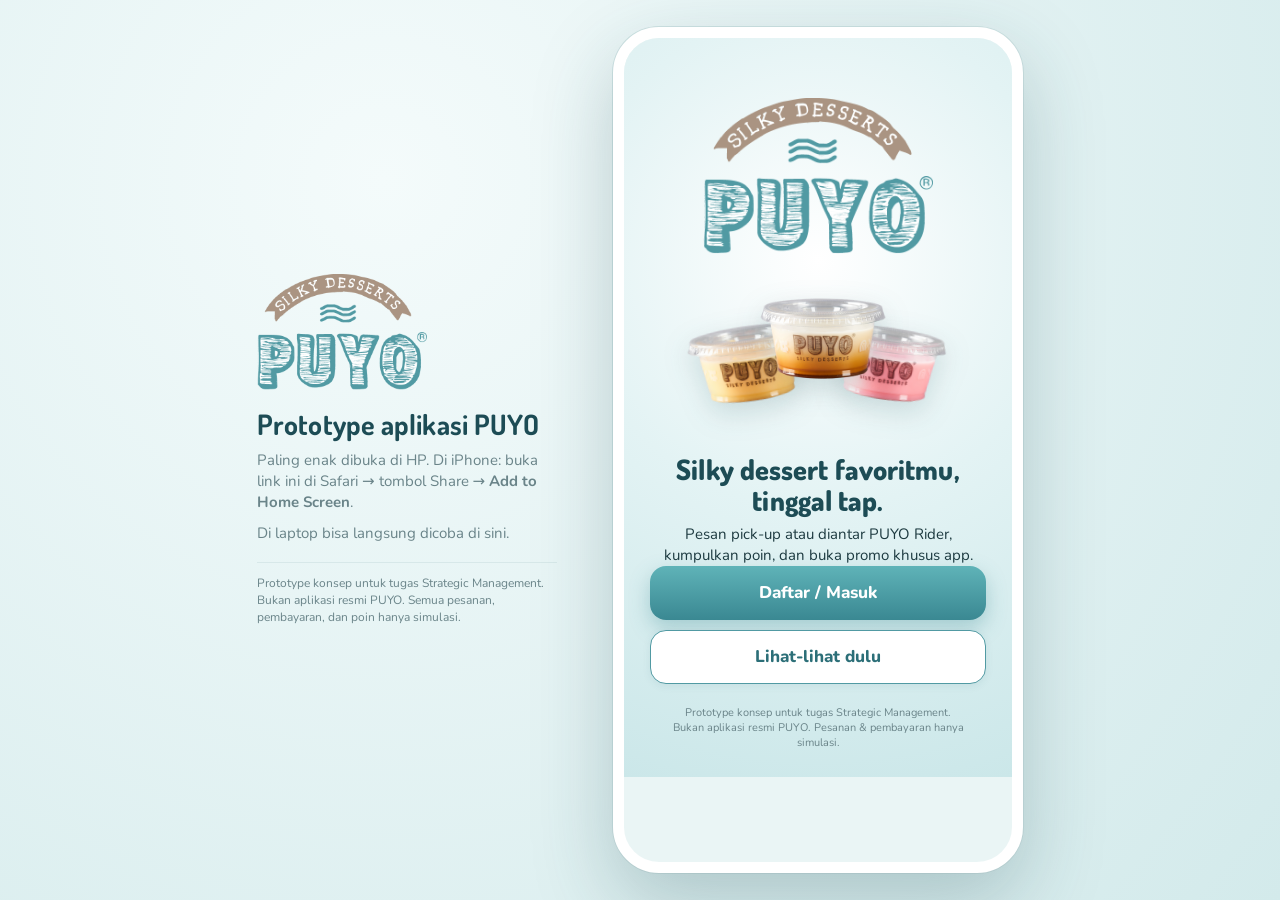
<file: index.html>
<!doctype html>
<html lang="id">
<head>
<meta charset="utf-8">
<meta name="viewport" content="width=device-width, initial-scale=1, viewport-fit=cover, maximum-scale=1">
<meta name="robots" content="noindex, nofollow">
<meta name="apple-mobile-web-app-capable" content="yes">
<meta name="mobile-web-app-capable" content="yes">
<meta name="apple-mobile-web-app-status-bar-style" content="default">
<meta name="apple-mobile-web-app-title" content="PUYO">
<meta name="theme-color" content="#EAF5F5">
<meta name="description" content="Prototype konsep aplikasi PUYO untuk tugas Strategic Management. Bukan aplikasi resmi.">
<link rel="apple-touch-icon" href="img/icon-180.png">
<link rel="icon" type="image/png" href="img/icon-180.png">
<link rel="manifest" href="manifest.json">
<title>PUYO</title>
<link rel="preconnect" href="https://fonts.googleapis.com">
<link rel="preconnect" href="https://fonts.gstatic.com" crossorigin>
<link href="https://fonts.googleapis.com/css2?family=Dosis:wght@500;600;700;800&family=Nunito:wght@400;600;700;800&display=swap" rel="stylesheet">
<style>
:root{
  --teal:#519AA3; --teal-2:#3F8C96; --teal-d:#2C6F78; --teal-ink:#1D4C55;
  --teal-l:#DDF0F1; --teal-ll:#EEF8F8; --bg:#EAF5F5;
  --pink:#FF8BA3; --pink-l:#FFE4EA; --cream:#FFEEC9; --tan:#AA9482;
  --gold:#F6B83C; --ink:#1D3A40; --muted:#6A8489; --line:#D7E8E9; --card:#FFFFFF;
  --ok:#2E9E6B; --shadow:0 6px 18px rgba(31,90,99,.10); --shadow-s:0 2px 8px rgba(31,90,99,.08);
  --r:20px; --r-s:14px;
  --safe-t:env(safe-area-inset-top,0px); --safe-b:env(safe-area-inset-bottom,0px);
}
*{box-sizing:border-box;-webkit-tap-highlight-color:transparent}
html,body{margin:0;height:100%}
body{background:var(--bg);color:var(--ink);font-family:Nunito,system-ui,-apple-system,sans-serif;font-size:15px;line-height:1.4;overscroll-behavior:none}
h1,h2,h3,.dosis{font-family:Dosis,Nunito,sans-serif;letter-spacing:.1px;margin:0}
button{font:inherit;color:inherit;border:0;background:none;padding:0;cursor:pointer}
input,textarea,select{font:inherit;color:inherit}
a{color:inherit;text-decoration:none}
img{display:block;max-width:100%}
svg.i{width:22px;height:22px;fill:none;stroke:currentColor;stroke-width:1.9;stroke-linecap:round;stroke-linejoin:round;flex:none}

#app{position:relative;width:100%;max-width:440px;height:100dvh;margin:0 auto;background:var(--bg);overflow:hidden;display:flex;flex-direction:column}
#view{flex:1;overflow-y:auto;-webkit-overflow-scrolling:touch;padding-bottom:calc(96px + var(--safe-b))}
#view.notab{padding-bottom:calc(110px + var(--safe-b))}
#view::-webkit-scrollbar{display:none}

/* desktop: show as phone */
.desk-note{display:none}
@media (min-width:700px){
  body{display:flex;align-items:center;justify-content:center;gap:56px;background:radial-gradient(circle at 30% 20%,#F4FBFB,#D3EAEB)}
  #app{height:min(880px,94vh);width:410px;margin:0;border-radius:46px;border:11px solid #fff;box-shadow:0 30px 80px rgba(29,76,85,.25),0 0 0 1px #cfe3e4}
  .desk-note{display:block;max-width:300px;color:var(--teal-ink)}
  .desk-note img{width:170px;margin-bottom:18px}
  .desk-note h2{font-size:28px;line-height:1.15;margin-bottom:10px}
  .desk-note p{color:var(--muted);margin:0 0 10px}
  .desk-note small{display:block;margin-top:18px;color:var(--muted);font-size:12px;border-top:1px solid var(--line);padding-top:12px}
}

/* top bars */
.wavehead{position:relative;padding:calc(10px + var(--safe-t)) 18px 4px;background:linear-gradient(180deg,#D3ECEE 0%,var(--bg) 100%)}
.wavehead::before{content:"";position:absolute;inset:0 0 auto 0;height:120px;background:radial-gradient(120px 60px at 85% 0,#C3E4E6 60%,transparent 61%),radial-gradient(160px 70px at 10% -10px,#E3F3F4 60%,transparent 61%);opacity:.9;pointer-events:none}
.brandrow{position:relative;display:flex;align-items:center;justify-content:center;height:74px}
.brandrow img{height:70px}
.iconbtn{width:42px;height:42px;border-radius:50%;display:grid;place-items:center;color:var(--teal-ink);position:relative}
.brandrow .iconbtn{position:absolute;right:-6px;top:8px}
.dot{position:absolute;top:9px;right:10px;width:9px;height:9px;border-radius:50%;background:var(--pink);border:2px solid var(--bg)}
.bar{position:sticky;top:0;z-index:5;display:flex;align-items:center;gap:6px;padding:calc(8px + var(--safe-t)) 10px 8px;background:rgba(234,245,245,.92);backdrop-filter:blur(10px);-webkit-backdrop-filter:blur(10px)}
.bar h1{flex:1;text-align:center;font-size:22px;color:var(--teal-ink);font-weight:700;margin-right:42px}
.bar.tab h1{margin-left:42px}

.pad{padding:0 18px}
.hello{padding:8px 18px 14px}
.hello h1{font-size:25px;font-weight:800;color:var(--teal-ink)}
.hello p{margin:2px 0 0;color:var(--ink);font-size:15px}

.modes{display:grid;grid-template-columns:1fr 1fr;gap:12px;padding:0 18px}
.mode{background:linear-gradient(180deg,#fff,#F7FCFC);border-radius:var(--r);box-shadow:var(--shadow);padding:16px 10px 14px;display:flex;flex-direction:column;align-items:center;gap:6px;border:1.5px solid transparent;transition:transform .15s}
.mode:active{transform:scale(.97)}
.mode svg.big{width:58px;height:58px;stroke:var(--teal);stroke-width:1.6}
.mode b{font-family:Dosis;font-size:19px;color:var(--teal-ink)}
.mode small{color:var(--muted);font-size:12px;margin-top:-4px}

.carousel{display:flex;gap:12px;overflow-x:auto;scroll-snap-type:x mandatory;padding:14px 18px 4px;scrollbar-width:none}
.carousel::-webkit-scrollbar{display:none}
.promo{flex:0 0 100%;scroll-snap-align:center;position:relative;border-radius:var(--r);overflow:hidden;min-height:128px;padding:16px 18px;color:#fff;background:linear-gradient(120deg,#5FB3B8,#3F8C96);box-shadow:var(--shadow);text-align:left}
.promo.pink{background:linear-gradient(120deg,#FF9FB2,#F07C96)}
.promo.cream{background:linear-gradient(120deg,#FFE7B8,#F5C97A);color:#5B4321}
.promo .kick{font-size:12.5px;font-weight:700;opacity:.9}
.promo h3{font-size:25px;line-height:1.05;margin-top:4px;max-width:60%;font-weight:800}
.promo p{margin:6px 0 0;font-size:12.5px;max-width:58%;opacity:.95}
.promo .cups{position:absolute;right:6px;bottom:-6px;width:150px;height:120px}
.promo .cups img{position:absolute;width:78px;filter:drop-shadow(0 6px 8px rgba(0,0,0,.18))}
.promo .go{position:absolute;right:12px;bottom:12px;width:32px;height:32px;border-radius:50%;background:#fff;color:var(--teal-d);display:grid;place-items:center;box-shadow:var(--shadow-s)}
.dots{display:flex;justify-content:center;gap:6px;margin:8px 0 2px}
.dots i{width:6px;height:6px;border-radius:3px;background:#BFDADC;transition:width .2s}
.dots i.on{width:18px;background:var(--teal)}

.quick{display:grid;grid-template-columns:repeat(4,1fr);gap:10px;padding:12px 18px 4px}
.quick button{background:#fff;border-radius:var(--r-s);box-shadow:var(--shadow-s);padding:12px 4px 10px;display:flex;flex-direction:column;align-items:center;gap:6px;font-weight:800;font-size:13px;color:var(--teal-ink)}
.quick svg.i{width:28px;height:28px}
.q-menu{color:var(--teal)} .q-promo{color:#F07C96} .q-rew{color:var(--gold)} .q-out{color:var(--teal-d)}

.sec{display:flex;align-items:baseline;justify-content:space-between;padding:20px 18px 10px}
.sec h2{font-size:19px;color:var(--teal-ink);font-weight:700}
.sec button{color:var(--teal-d);font-weight:800;font-size:13px}

.card{background:#fff;border-radius:var(--r);box-shadow:var(--shadow-s)}
.member{margin:14px 18px 0;padding:14px 16px;display:flex;align-items:center;gap:12px;background:linear-gradient(110deg,#fff 55%,#F2FAFA)}
.coin{width:46px;height:46px;border-radius:50%;flex:none;display:grid;place-items:center;background:radial-gradient(circle at 35% 30%,#FFE27A,#F6B83C 70%);box-shadow:inset 0 -3px 0 rgba(0,0,0,.08),0 3px 8px rgba(246,184,60,.35);color:#E0731F}
.coin svg{width:24px;height:24px;fill:#F08A24;stroke:#F08A24}
.member .t{flex:1;min-width:0}
.member .t small{color:var(--muted);font-size:12px}
.member .t b{display:block;font-family:Dosis;font-size:20px;color:var(--teal-ink)}
.prog{height:8px;border-radius:5px;background:var(--teal-l);overflow:hidden;margin-top:6px}
.prog i{display:block;height:100%;border-radius:5px;background:linear-gradient(90deg,#5FB3B8,#3F8C96)}

.near{margin:0 18px;padding:14px 16px;display:flex;align-items:center;gap:12px}
.pinbox{width:42px;height:42px;border-radius:12px;background:var(--teal-ll);color:var(--teal-d);display:grid;place-items:center;flex:none}
.near .t{flex:1;min-width:0}
.near b{display:block;font-size:15px;color:var(--teal-ink);white-space:nowrap;overflow:hidden;text-overflow:ellipsis}
.near small{color:var(--muted);font-size:12.5px}

.hscroll{display:flex;gap:12px;overflow-x:auto;padding:2px 18px 6px;scrollbar-width:none}
.hscroll::-webkit-scrollbar{display:none}
.mini{flex:0 0 132px;padding:10px 10px 12px;text-align:center}
.mini img{width:96px;height:96px;object-fit:contain;margin:0 auto}
.mini b{display:block;font-size:13px;color:var(--teal-ink);margin-top:4px;line-height:1.2;min-height:32px}
.price{display:inline-block;margin-top:6px;padding:3px 10px;border-radius:9px;background:var(--teal-l);color:var(--teal-ink);font-weight:800;font-size:13px}

.activeorder{margin:14px 18px 0;padding:12px 14px;display:flex;align-items:center;gap:12px;background:var(--teal-ink);color:#fff;border-radius:var(--r-s)}
.activeorder .t{flex:1}
.activeorder small{opacity:.8;font-size:12px}
.pulse{width:10px;height:10px;border-radius:50%;background:#7FF0C9;box-shadow:0 0 0 0 rgba(127,240,201,.7);animation:pulse 1.6s infinite}
@keyframes pulse{70%{box-shadow:0 0 0 10px rgba(127,240,201,0)}100%{box-shadow:0 0 0 0 rgba(127,240,201,0)}}

/* menu */
.search{margin:4px 18px 10px;display:flex;align-items:center;gap:8px;background:#fff;border-radius:14px;padding:0 14px;height:44px;box-shadow:var(--shadow-s);color:var(--muted)}
.search input{flex:1;border:0;outline:0;background:none;height:100%;color:var(--ink);font-size:16px}
.chips{display:flex;gap:8px;overflow-x:auto;padding:2px 18px 12px;scrollbar-width:none}
.chips::-webkit-scrollbar{display:none}
.chip{flex:none;padding:8px 16px;border-radius:20px;background:#fff;box-shadow:var(--shadow-s);font-weight:700;font-size:14px;color:var(--teal-ink)}
.chip.on{background:linear-gradient(180deg,#5FB3B8,#3F8C96);color:#fff}
.grid{display:grid;grid-template-columns:1fr 1fr;gap:12px;padding:0 18px}
.prod{position:relative;padding:12px 10px 12px;text-align:center;display:flex;flex-direction:column;align-items:center}
.prod img{width:118px;height:110px;object-fit:contain}
.prod .stack{position:relative;width:128px;height:110px}
.prod .stack img{position:absolute;width:76px;height:76px}
.prod b{font-size:14px;color:var(--teal-ink);line-height:1.2;margin-top:4px;min-height:34px;display:flex;align-items:center}
.prod .old{font-size:11.5px;color:var(--muted);text-decoration:line-through;margin-top:2px}
.fav{position:absolute;top:8px;right:8px;width:32px;height:32px;display:grid;place-items:center;color:var(--teal-ink)}
.fav.on svg{fill:var(--pink);stroke:var(--pink)}
.badge{position:absolute;top:10px;left:10px;font-size:10.5px;font-weight:800;padding:3px 8px;border-radius:8px;background:var(--teal);color:#fff;letter-spacing:.3px}
.badge.pink{background:var(--pink)}
.addbtn{position:absolute;right:10px;bottom:10px;width:30px;height:30px;border-radius:50%;background:var(--teal);color:#fff;display:grid;place-items:center;box-shadow:var(--shadow-s)}
.addbtn svg.i{width:18px;height:18px;stroke-width:2.6}
.prod .price{margin-right:24px}
.empty{padding:40px 30px;text-align:center;color:var(--muted)}
.empty svg{width:56px;height:56px;color:#B5D3D5;stroke-width:1.4}

.cartbar{position:absolute;left:14px;right:14px;bottom:calc(78px + var(--safe-b));z-index:20;display:flex;align-items:center;gap:12px;padding:12px 16px;border-radius:18px;background:var(--teal-ink);color:#fff;box-shadow:0 10px 26px rgba(29,76,85,.35);animation:up .25s ease}
.notab ~ .cartbar{bottom:calc(16px + var(--safe-b))}
.cartbar .n{width:30px;height:30px;border-radius:50%;background:#fff;color:var(--teal-ink);display:grid;place-items:center;font-weight:800;font-size:14px}
.cartbar .t{flex:1;font-weight:700}
.cartbar .t small{display:block;font-weight:600;opacity:.75;font-size:11.5px}
@keyframes up{from{transform:translateY(20px);opacity:0}}

/* tabbar */
#tabbar{position:absolute;left:0;right:0;bottom:0;z-index:15;display:grid;grid-template-columns:repeat(5,1fr);background:rgba(255,255,255,.96);backdrop-filter:blur(10px);-webkit-backdrop-filter:blur(10px);padding:8px 4px calc(8px + var(--safe-b));border-top:1px solid var(--line)}
#tabbar.hide{display:none}
#tabbar button{display:flex;flex-direction:column;align-items:center;gap:3px;font-size:11.5px;font-weight:700;color:#7B9296;padding:4px 0;position:relative}
#tabbar button.on{color:var(--teal-d)}
#tabbar button.on svg{fill:var(--teal-l)}
#tabbar .cnt{position:absolute;top:0;left:55%;min-width:17px;height:17px;padding:0 4px;border-radius:9px;background:var(--pink);color:#fff;font-size:10px;display:grid;place-items:center}

/* forms & lists */
.box{margin:0 18px 12px;padding:16px}
.label{font-family:Dosis;font-weight:700;font-size:17px;color:var(--teal-ink);margin:16px 18px 8px}
.seg{display:grid;grid-template-columns:1fr 1fr;gap:6px;background:#fff;padding:6px;border-radius:18px;margin:4px 18px 4px;box-shadow:var(--shadow-s)}
.seg button{height:46px;border-radius:13px;display:flex;align-items:center;justify-content:center;gap:8px;font-weight:800;font-size:16px;color:var(--teal-ink)}
.seg button.on{background:linear-gradient(180deg,#5FB3B8,#3F8C96);color:#fff;box-shadow:var(--shadow-s)}
.row{display:flex;align-items:center;gap:12px;padding:14px 16px}
.row .t{flex:1;min-width:0}
.row .t b{display:block;color:var(--teal-ink);font-size:15px}
.row .t small{color:var(--muted);font-size:12.5px}
.rows .row+.row{border-top:1px solid var(--line)}
.line{display:flex;align-items:center;gap:12px;padding:12px 14px}
.line img{width:50px;height:50px;object-fit:contain;flex:none}
.line .t{flex:1;min-width:0}
.line .t b{display:block;font-size:14.5px;color:var(--teal-ink)}
.line .t small{color:var(--muted);font-size:12px;display:block}
.step{display:flex;align-items:center;gap:2px;background:var(--teal-ll);border-radius:12px;padding:3px}
.step button{width:28px;height:28px;border-radius:9px;display:grid;place-items:center;color:var(--teal-d)}
.step button:active{background:#fff}
.step span{min-width:22px;text-align:center;font-weight:800}
.step svg.i{width:16px;height:16px;stroke-width:2.6}
.outline{display:flex;align-items:center;justify-content:center;gap:6px;height:48px;margin:4px 18px;border:1.8px solid var(--teal);border-radius:14px;color:var(--teal-d);font-weight:800;font-size:15px;background:#fff;width:calc(100% - 36px)}
.field{display:block;margin:0 0 12px}
.field span{display:block;font-size:13px;font-weight:700;color:var(--muted);margin-bottom:6px}
.field input,.field textarea,.field select{width:100%;border:1.5px solid var(--line);background:#fff;border-radius:13px;padding:12px 14px;outline:0;font-size:16px}
.field input:focus,.field textarea:focus{border-color:var(--teal)}
.field textarea{resize:none;height:76px}
.tchips{display:flex;gap:8px;flex-wrap:wrap}
.tchip{padding:9px 13px;border-radius:12px;border:1.5px solid var(--line);background:#fff;font-weight:700;font-size:13.5px;color:var(--teal-ink)}
.tchip.on{border-color:var(--teal);background:var(--teal-ll);color:var(--teal-d)}
.sum .r{display:flex;justify-content:space-between;padding:4px 0;font-size:14.5px}
.sum .r.disc{color:var(--ok);font-weight:700}
.sum .r.tot{border-top:1.5px dashed var(--line);margin-top:8px;padding-top:12px;font-weight:800;font-size:17px;color:var(--teal-ink)}
.earn{display:flex;align-items:center;gap:8px;margin-top:10px;padding:9px 12px;border-radius:12px;background:#FFF6DF;color:#8A5B12;font-size:13px;font-weight:700}
.earn svg{width:18px;height:18px;fill:var(--gold);stroke:var(--gold)}
.rider{display:flex;gap:12px;align-items:center;padding:12px 14px;border-radius:14px;background:var(--teal-ll);margin-top:10px}
.rider .av{width:42px;height:42px;border-radius:50%;background:var(--teal);color:#fff;display:grid;place-items:center;flex:none}
.rider small{display:block;color:var(--muted);font-size:12px}
.rider b{color:var(--teal-ink);font-size:14px}

.cta{position:absolute;left:0;right:0;bottom:0;z-index:16;padding:12px 18px calc(14px + var(--safe-b));background:linear-gradient(180deg,rgba(234,245,245,0),var(--bg) 30%)}
.btn{width:100%;height:54px;border-radius:16px;background:linear-gradient(180deg,#5FB3B8,#3A8892);color:#fff;font-weight:800;font-size:17px;box-shadow:0 8px 20px rgba(63,140,150,.35);display:flex;align-items:center;justify-content:center;gap:8px}
.btn:active{transform:translateY(1px)}
.btn[disabled]{opacity:.5}
.btn.ghost{background:#fff;color:var(--teal-d);box-shadow:var(--shadow-s);border:1.8px solid var(--teal)}
.btn.pinkb{background:linear-gradient(180deg,#FF9FB2,#F07C96);box-shadow:0 8px 20px rgba(240,124,150,.35)}
.btn small{font-weight:700;opacity:.85}

/* payment */
.paytot{margin:6px 18px 6px;padding:18px;text-align:center}
.paytot small{color:var(--teal-ink);font-weight:600}
.paytot b{display:block;font-family:Dosis;font-size:34px;color:var(--teal-ink);font-weight:800}
.pm{display:flex;align-items:center;gap:14px;margin:0 18px 10px;padding:14px 16px;border:2px solid transparent;width:calc(100% - 36px);text-align:left}
.pm.on{border-color:var(--teal)}
.pm .lg{width:46px;height:46px;border-radius:12px;display:grid;place-items:center;flex:none;font-weight:900;font-size:11px}
.pm .t{flex:1}
.pm .t b{display:block;font-size:16px;color:var(--teal-ink)}
.pm .t small{color:var(--muted);font-size:12.5px}
.radio{width:22px;height:22px;border-radius:50%;border:2px solid #A8BFC2;flex:none;display:grid;place-items:center}
.pm.on .radio{border-color:var(--teal)}
.pm.on .radio::after{content:"";width:11px;height:11px;border-radius:50%;background:var(--teal)}
.demo-note{margin:6px 18px;padding:10px 12px;border-radius:12px;background:#FFF6DF;color:#7A5410;font-size:12.5px;display:flex;gap:8px}
.demo-note svg{width:18px;height:18px}

/* rewards */
.ptcard{margin:6px 18px 0;padding:18px;border-radius:var(--r);background:linear-gradient(120deg,#A6DADC,#7CC3C7);display:flex;align-items:center;gap:14px;box-shadow:var(--shadow)}
.ptcard .coin{width:62px;height:62px}
.ptcard .coin svg{width:32px;height:32px}
.ptcard .t{flex:1}
.ptcard small{color:var(--teal-ink);font-weight:700;font-size:14px}
.ptcard b{display:block;font-family:Dosis;font-size:30px;color:var(--teal-ink);font-weight:800;line-height:1.1}
.qrbtn{width:62px;height:62px;border-radius:14px;background:#fff;display:grid;place-items:center;color:var(--teal-ink);box-shadow:var(--shadow-s)}
.qrbtn svg.i{width:36px;height:36px}
.nextrw{margin:16px 18px 4px;display:flex;align-items:center;gap:14px}
.nextrw .t{flex:1}
.nextrw small{font-size:13.5px}
.nextrw b{display:block;font-family:Dosis;font-size:19px;color:var(--teal-ink)}
.nextrw .prog{height:12px;margin-top:8px}
.gift{width:52px;height:52px;flex:none}
.listbtn{display:flex;align-items:center;gap:14px;margin:0 18px 10px;padding:14px 16px;width:calc(100% - 36px);text-align:left}
.listbtn .ic{width:44px;height:44px;border-radius:12px;background:var(--teal-ll);color:var(--teal-d);display:grid;place-items:center;flex:none}
.listbtn .ic.gold{background:#FFF3D6;color:#E59B1A}
.listbtn .t{flex:1}
.listbtn b{display:block;font-size:16px;color:var(--teal-ink)}
.listbtn small{color:var(--muted);font-size:12.5px}
.listbtn>svg.i{color:var(--teal-ink)}
.rw{display:flex;align-items:center;gap:12px;padding:12px 0}
.rw+.rw{border-top:1px solid var(--line)}
.rw img{width:52px;height:52px;object-fit:contain}
.rw .t{flex:1}
.rw b{display:block;color:var(--teal-ink);font-size:14.5px}
.rw small{color:var(--muted);font-size:12.5px}
.smallbtn{white-space:nowrap;padding:8px 14px;border-radius:11px;background:var(--teal);color:#fff;font-weight:800;font-size:13px}
.smallbtn.off{background:#C7D8DA}
.smallbtn.line2{background:#fff;color:var(--teal-d);border:1.5px solid var(--teal)}
.tier{display:flex;gap:12px;align-items:center;padding:12px;border-radius:14px;border:1.5px solid var(--line);margin-bottom:8px}
.tier.on{border-color:var(--teal);background:var(--teal-ll)}
.tier .cr{width:40px;height:40px;border-radius:12px;display:grid;place-items:center;flex:none}
.tier b{display:block;color:var(--teal-ink)}
.tier small{color:var(--muted);font-size:12.5px}

/* promo tickets */
.ticket{position:relative;margin:0 18px 12px;display:flex;background:#fff;border-radius:var(--r-s);box-shadow:var(--shadow-s);overflow:hidden}
.ticket .l{width:92px;flex:none;display:flex;flex-direction:column;align-items:center;justify-content:center;gap:2px;color:#fff;font-family:Dosis;font-weight:800;text-align:center;padding:10px 6px;line-height:1}
.ticket .l big{font-size:26px}
.ticket .l small{font-size:11px;font-weight:700;opacity:.9}
.ticket .r{flex:1;padding:12px 14px;border-left:2px dashed var(--line);position:relative}
.ticket .r::before,.ticket .r::after{content:"";position:absolute;left:-9px;width:16px;height:16px;border-radius:50%;background:var(--bg)}
.ticket .r::before{top:-8px}.ticket .r::after{bottom:-8px}
.ticket b{display:block;color:var(--teal-ink);font-size:15px}
.ticket p{margin:3px 0 8px;font-size:12.5px;color:var(--muted)}
.ticket .foot{display:flex;align-items:center;justify-content:space-between;gap:8px}
.code{font-family:ui-monospace,Menlo,monospace;font-size:12px;font-weight:700;letter-spacing:.5px;color:var(--teal-d);background:var(--teal-ll);padding:4px 8px;border-radius:7px}
.excl{display:inline-flex;align-items:center;gap:4px;font-size:10.5px;font-weight:800;color:#C2486A;background:var(--pink-l);padding:3px 8px;border-radius:7px;margin-bottom:4px;letter-spacing:.3px}
.locked .ticket{filter:blur(3.5px);opacity:.75;pointer-events:none}
.lockwrap{position:relative}
.lockcta{position:absolute;inset:0;display:flex;flex-direction:column;align-items:center;justify-content:center;text-align:center;padding:24px}
.lockcta .lk{width:64px;height:64px;border-radius:50%;background:#fff;box-shadow:var(--shadow);display:grid;place-items:center;color:var(--teal-d);margin-bottom:12px}
.lockcta .lk svg{width:30px;height:30px}
.lockcta h3{font-size:21px;color:var(--teal-ink);margin-bottom:4px}
.lockcta p{color:var(--ink);margin:0 0 14px;font-size:14px}
.lockcta .btn{max-width:260px}

/* outlets */
.locbar{margin:0 18px 10px;display:flex;align-items:center;gap:10px;padding:10px 12px;font-size:13px}
.locbar .t{flex:1;min-width:0}
.locbar small{color:var(--muted);display:block;font-size:11.5px}
.locbar b{color:var(--teal-ink);white-space:nowrap;overflow:hidden;text-overflow:ellipsis;display:block}
.out{margin:0 18px 10px;padding:14px;display:flex;gap:12px;align-items:flex-start}
.out .t{flex:1;min-width:0}
.out b{display:block;color:var(--teal-ink);font-size:15px}
.out small{display:block;color:var(--muted);font-size:12.5px}
.out .km{font-weight:800;color:var(--teal-d);font-size:13px;white-space:nowrap}
.out .acts{display:flex;gap:8px;margin-top:10px}
.out.sel{outline:2px solid var(--teal)}
.selectw{margin:0 18px 12px}
.selectw select{width:100%;height:44px;border-radius:14px;border:0;background:#fff;box-shadow:var(--shadow-s);padding:0 14px;color:var(--teal-ink);font-weight:700;-webkit-appearance:none;appearance:none;background-image:url("data:image/svg+xml,%3Csvg xmlns='http://www.w3.org/2000/svg' viewBox='0 0 24 24' fill='none' stroke='%231D4C55' stroke-width='2'%3E%3Cpath d='M6 9l6 6 6-6'/%3E%3C/svg%3E");background-repeat:no-repeat;background-position:right 14px center;background-size:18px}

/* sheet */
#sheet-root{position:absolute;inset:0;z-index:40;pointer-events:none}
.scrim{position:absolute;inset:0;background:rgba(18,45,50,.42);opacity:0;transition:opacity .2s;pointer-events:auto}
.sheet{position:absolute;left:0;right:0;bottom:0;max-height:90%;overflow-y:auto;background:#fff;border-radius:26px 26px 0 0;padding:10px 20px calc(20px + var(--safe-b));transform:translateY(100%);transition:transform .28s cubic-bezier(.2,.9,.3,1);pointer-events:auto}
.open .scrim{opacity:1}.open .sheet{transform:none}
.grab{width:42px;height:5px;border-radius:3px;background:#D5E3E4;margin:0 auto 10px}
.sheet h2{font-size:22px;color:var(--teal-ink);margin-bottom:4px}
.sheet .sub{color:var(--muted);font-size:13.5px;margin:0 0 14px}
.pimg{background:radial-gradient(circle at 50% 60%,var(--teal-ll),#fff 70%);border-radius:20px;margin:0 -4px 12px;display:grid;place-items:center;height:210px;position:relative}
.pimg img{width:200px;height:200px;object-fit:contain}
.tags{display:flex;gap:6px;flex-wrap:wrap;margin:8px 0 12px}
.tags span{font-size:12px;font-weight:700;padding:4px 9px;border-radius:8px;background:var(--teal-ll);color:var(--teal-d)}
.qtyrow{display:flex;align-items:center;justify-content:space-between;margin:6px 0 16px}
.qtyrow .step{padding:5px}
.qtyrow .step button{width:38px;height:38px}
.qtyrow .step span{min-width:34px;font-size:18px}
.flv{display:grid;grid-template-columns:1fr;gap:8px;margin-bottom:14px}
.flv label{display:flex;align-items:center;gap:10px;font-weight:700;font-size:14px;color:var(--teal-ink)}
.flv label span{width:60px;flex:none;color:var(--muted);font-size:13px}
.flv select{flex:1;height:42px;border-radius:12px;border:1.5px solid var(--line);padding:0 10px;background:#fff}

/* track */
.status{margin:6px 18px 12px;padding:18px;text-align:center}
.status .big{font-family:Dosis;font-size:23px;font-weight:800;color:var(--teal-ink)}
.status small{color:var(--muted)}
.pcode{margin:12px auto 2px;display:inline-block;padding:10px 22px;border-radius:14px;background:var(--teal-ll);font-family:Dosis;font-weight:800;font-size:32px;letter-spacing:3px;color:var(--teal-d)}
.steps{margin:0 18px 12px;padding:16px 16px 6px}
.st{display:flex;gap:12px;position:relative;padding-bottom:16px}
.st:not(:last-child)::before{content:"";position:absolute;left:12px;top:26px;bottom:2px;width:2px;background:var(--line)}
.st.done:not(:last-child)::before{background:var(--teal)}
.st .c{width:26px;height:26px;border-radius:50%;border:2px solid var(--line);background:#fff;flex:none;display:grid;place-items:center;color:#fff}
.st.done .c{background:var(--teal);border-color:var(--teal)}
.st.now .c{border-color:var(--teal);box-shadow:0 0 0 5px var(--teal-l)}
.st .c svg{width:14px;height:14px;stroke-width:3}
.st b{display:block;color:var(--teal-ink);font-size:14.5px}
.st small{color:var(--muted);font-size:12.5px}
.st:not(.done):not(.now) b{color:#9AB0B3}
.map{margin:0 18px 12px;border-radius:var(--r);overflow:hidden;box-shadow:var(--shadow-s);background:#F3F7F2;position:relative}
.map svg{display:block;width:100%;height:auto}
.map .eta{position:absolute;left:12px;top:12px;background:#fff;border-radius:11px;padding:6px 10px;font-size:12.5px;font-weight:800;color:var(--teal-ink);box-shadow:var(--shadow-s)}
.ordercard{margin:0 18px 10px;padding:14px;display:block;width:calc(100% - 36px);text-align:left}
.ordercard .top{display:flex;justify-content:space-between;align-items:center;margin-bottom:6px}
.ordercard b{color:var(--teal-ink)}
.pill{font-size:11.5px;font-weight:800;padding:4px 9px;border-radius:8px;background:var(--teal-ll);color:var(--teal-d)}
.pill.done{background:#E3F4EA;color:var(--ok)}
.ordercard small{color:var(--muted);font-size:12.5px;display:block}
.ordercard .imgs{display:flex;margin-top:8px}
.ordercard .imgs img{width:38px;height:38px;object-fit:contain;margin-right:-6px}

/* splash / register */
.splash{min-height:100%;display:flex;flex-direction:column;align-items:center;justify-content:space-between;padding:calc(40px + var(--safe-t)) 26px calc(26px + var(--safe-b));background:radial-gradient(circle at 50% 30%,#fff 0,#E3F3F4 45%,#CBE7E9 100%);text-align:center}
.splash .logo{width:230px;margin-top:20px}
.splash .hero{position:relative;width:260px;height:180px;margin:10px auto}
.splash .hero img{position:absolute;width:120px;filter:drop-shadow(0 10px 14px rgba(29,76,85,.18))}
.splash h1{font-size:28px;line-height:1.1;color:var(--teal-ink);font-weight:800}
.splash p{color:var(--ink);margin:8px 0 0}
.splash .acts{width:100%;display:grid;gap:10px}
.disc{font-size:11px;color:var(--muted);margin-top:12px;line-height:1.35}
.reg{padding:0 22px}
.benef{display:grid;gap:8px;margin:6px 0 18px}
.benef div{display:flex;gap:10px;align-items:center;font-size:14px;font-weight:700;color:var(--teal-ink);background:#fff;padding:10px 12px;border-radius:13px;box-shadow:var(--shadow-s)}
.benef svg{color:var(--teal)}
.phone{display:flex;align-items:center;border:1.5px solid var(--line);background:#fff;border-radius:13px;overflow:hidden}
.phone b{padding:0 12px;color:var(--teal-ink);border-right:1.5px solid var(--line);height:48px;display:grid;place-items:center}
.phone input{border:0!important;border-radius:0!important}
.check{display:flex;gap:10px;align-items:flex-start;font-size:12.5px;color:var(--muted);margin:4px 0 8px}
.check input{width:20px;height:20px;accent-color:var(--teal);flex:none;margin:0}
.otp{display:flex;gap:10px;justify-content:center;margin:18px 0 10px}
.otp input{width:56px;height:62px;text-align:center;font-size:26px;font-weight:800;border:1.5px solid var(--line);border-radius:14px;background:#fff;outline:0;color:var(--teal-ink)}
.otp input:focus{border-color:var(--teal)}
.hint{text-align:center;font-size:13px;color:var(--muted)}
.hint b{color:var(--teal-d)}
.celebrate{text-align:center;padding:30px 24px}
.celebrate .coin{width:90px;height:90px;margin:20px auto 16px}
.celebrate .coin svg{width:46px;height:46px}
.celebrate h1{font-size:28px;color:var(--teal-ink)}
.celebrate p{color:var(--ink)}
.conf{position:absolute;inset:0;pointer-events:none;overflow:hidden}
.conf i{position:absolute;top:-10px;width:8px;height:14px;border-radius:2px;animation:fall 2.4s ease-in forwards}
@keyframes fall{to{transform:translateY(110vh) rotate(540deg)}}

/* account */
.prof{margin:6px 18px 14px;padding:18px;display:flex;align-items:center;gap:14px}
.prof .av{width:58px;height:58px;border-radius:50%;background:linear-gradient(135deg,#5FB3B8,#3F8C96);color:#fff;display:grid;place-items:center;font-family:Dosis;font-weight:800;font-size:26px}
.prof b{display:block;font-size:19px;color:var(--teal-ink);font-family:Dosis}
.prof small{color:var(--muted)}
.lvl{display:inline-flex;align-items:center;gap:4px;margin-top:4px;font-size:12px;font-weight:800;padding:3px 9px;border-radius:8px;background:#FFF3D6;color:#B07410}
.lvl svg{width:14px;height:14px}
.about{font-size:13.5px;color:var(--ink)}
.about p{margin:0 0 10px}

#toast{position:absolute;left:50%;bottom:calc(150px + var(--safe-b));transform:translate(-50%,40px);opacity:0;transition:transform .25s,opacity .25s;z-index:60;background:var(--teal-ink);color:#fff;padding:11px 16px;border-radius:14px;font-weight:700;font-size:14px;box-shadow:0 10px 24px rgba(0,0,0,.2);max-width:88%;pointer-events:none;text-align:center}
#toast.show{transform:translate(-50%,0);opacity:1}
.qrbig{display:grid;place-items:center;padding:14px;background:#fff;border-radius:18px;border:1.5px solid var(--line);margin:8px auto 10px;width:236px}
.spin{width:46px;height:46px;border-radius:50%;border:4px solid var(--teal-l);border-top-color:var(--teal);animation:sp 0.8s linear infinite;margin:30px auto 14px}
@keyframes sp{to{transform:rotate(360deg)}}
.fade{animation:fd .25s ease}
@keyframes fd{from{opacity:0;transform:translateY(6px)}}
</style>
</head>
<body>
<aside class="desk-note">
  <img src="img/logo.png" alt="PUYO">
  <h2>Prototype aplikasi PUYO</h2>
  <p>Paling enak dibuka di HP. Di iPhone: buka link ini di Safari → tombol Share → <b>Add to Home Screen</b>.</p>
  <p>Di laptop bisa langsung dicoba di sini.</p>
  <small>Prototype konsep untuk tugas Strategic Management. Bukan aplikasi resmi PUYO. Semua pesanan, pembayaran, dan poin hanya simulasi.</small>
</aside>
<div id="app">
  <main id="view"></main>
  <nav id="tabbar"></nav>
  <div id="sheet-root"></div>
  <div id="toast"></div>
</div>
<script src="outlets.js"></script>
<script>
(function(){
"use strict";
/* ---------- helpers ---------- */
const $=(s,r=document)=>r.querySelector(s);
const rp=n=>'Rp'+Math.max(0,Math.round(n)).toLocaleString('id-ID');
const esc=s=>String(s==null?'':s).replace(/[&<>"']/g,c=>({'&':'&amp;','<':'&lt;','>':'&gt;','"':'&quot;',"'":'&#39;'}[c]));
const title=s=>s.toLowerCase().replace(/(^|[\s(\/@-])([a-z])/g,(m,a,b)=>a+b.toUpperCase()).replace(/\bJgc\b/,'JGC').replace(/\bPik\b/,'PIK').replace(/\bRs\b/,'RS').replace(/\bBsd\b/,'BSD').replace(/\bAeon\b/,'AEON').replace(/\bIcon\b/,'ICON');
function hash(s){let h=2166136261;for(let i=0;i<s.length;i++){h^=s.charCodeAt(i);h=Math.imul(h,16777619)}return h>>>0}
const P='M';
const ICONS={
 home:'M3 10.5 12 3l9 7.5V20a1 1 0 0 1-1 1h-5v-6H9v6H4a1 1 0 0 1-1-1z',
 cup:'M5 9h14l-1.6 10.4a2 2 0 0 1-2 1.6H8.6a2 2 0 0 1-2-1.6zM3.5 9h17M8 9c0-3 1.8-5 4-5s4 2 4 5',
 clip:'M9 3.5h6v3H9zM7 5H5.5v16h13V5H17M8.5 11.5h7M8.5 15.5h5',
 star:'M12 3.2l2.6 5.5 6 .8-4.4 4.2 1.1 6-5.3-2.9-5.3 2.9 1.1-6L3.4 9.5l6-.8z',
 user:'M12 12a4 4 0 1 0 0-8 4 4 0 0 0 0 8zM4.5 21c0-4 3.4-6 7.5-6s7.5 2 7.5 6',
 bag:'M5 8.5h14l-1 11.5a1 1 0 0 1-1 1H7a1 1 0 0 1-1-1zM9 8.5V7a3 3 0 0 1 6 0v1.5',
 scooter:'M7.5 17.5a2.5 2.5 0 1 1-5 0 2.5 2.5 0 0 1 5 0zM21.5 17.5a2.5 2.5 0 1 1-5 0 2.5 2.5 0 0 1 5 0zM7.5 17.5h9l-1.8-7H11M14 5.5h3l2.6 9.5M3.5 14.5l1.8-4H10',
 tag:'M3.5 12.2V4.5a1 1 0 0 1 1-1h7.7l8.3 8.3a1.5 1.5 0 0 1 0 2.1l-6.3 6.3a1.5 1.5 0 0 1-2.1 0zM8 8h.01',
 pin:'M12 21s-7-6.1-7-11.2a7 7 0 0 1 14 0C19 14.9 12 21 12 21zM12 12.3a2.5 2.5 0 1 0 0-5 2.5 2.5 0 0 0 0 5z',
 bell:'M6 16.5V11a6 6 0 0 1 12 0v5.5l1.8 1.8H4.2zM10 21h4',
 back:'M15 5l-7 7 7 7', chev:'M9.5 5.5l6.5 6.5-6.5 6.5',
 heart:'M12 20s-7.5-4.6-7.5-10.3A4.2 4.2 0 0 1 12 7.3a4.2 4.2 0 0 1 7.5 2.4C19.5 15.4 12 20 12 20z',
 plus:'M12 5v14M5 12h14', minus:'M5 12h14',
 search:'M11 18a7 7 0 1 0 0-14 7 7 0 0 0 0 14zM20 20l-4-4',
 target:'M12 18.5a6.5 6.5 0 1 0 0-13 6.5 6.5 0 0 0 0 13zM12 14a2 2 0 1 0 0-4 2 2 0 0 0 0 4zM12 2v3.5M12 18.5V22M2 12h3.5M18.5 12H22',
 clock:'M12 21a9 9 0 1 0 0-18 9 9 0 0 0 0 18zM12 7v5l3.2 2',
 gift:'M4 11h16v10H4zM3 7.5h18V11H3zM12 7.5V21M12 7.5C11 4.5 7 3.6 7 6s4 1.5 5 1.5zm0 0c1-3 5-3.9 5-1.5s-4 1.5-5 1.5z',
 crown:'M3.5 8l4.2 4.2L12 6l4.3 6.2L20.5 8l-1.8 11H5.3z',
 qr:'M4 4h6v6H4zM14 4h6v6h-6zM4 14h6v6H4zM14 14h2.5v2.5H14zM18 14h2v2M14 18.5h2v1.5M18 18h2v2h-2zM6.5 6.5h1M16.5 6.5h1M6.5 16.5h1',
 check:'M5 12.5l4.5 4.5L19 7.5', x:'M6 6l12 12M18 6 6 18',
 phone:'M5.5 4h3.5l2 5-2.4 1.5a11 11 0 0 0 4.9 4.9L15 13l5 2v3.5a2 2 0 0 1-2 2A15.5 15.5 0 0 1 3.5 6a2 2 0 0 1 2-2z',
 chat:'M4 5h16v11H9.5L4 20z',
 wallet:'M3.5 7.5h16a1 1 0 0 1 1 1v10a1 1 0 0 1-1 1h-16zM3.5 7.5 15.5 4v3.5M16 13.5h2',
 bank:'M3 10h18L12 4.5zM5.5 10v7.5M9.5 10v7.5M14.5 10v7.5M18.5 10v7.5M3 20h18',
 card:'M3 6h18v12H3zM3 10h18M7 14.5h3.5',
 lock:'M6 11h12v9.5H6zM8.5 11V8a3.5 3.5 0 0 1 7 0v3',
 logout:'M14.5 4h4.5v16h-4.5M10 8l-4 4 4 4M6 12h10',
 info:'M12 21a9 9 0 1 0 0-18 9 9 0 0 0 0 18zM12 11v5.5M12 7.6h.01',
 refresh:'M20 11a8 8 0 1 0-2.4 5.8M20 4.5V11h-6.5',
 history:'M3.5 12a8.5 8.5 0 1 0 2.5-6M3.5 4.5V9H8M12 8v4.5l3 2',
 shield:'M12 3l7.5 3v5.5c0 4.6-3.2 8.1-7.5 9.5-4.3-1.4-7.5-4.9-7.5-9.5V6z',
 sparkle:'M12 3v5M12 16v5M3 12h5M16 12h5M6 6l2.5 2.5M15.5 15.5 18 18M18 6l-2.5 2.5M8.5 15.5 6 18',
 box:'M3.5 7.5 12 3.5l8.5 4v9L12 20.5l-8.5-4zM3.5 7.5 12 11.5l8.5-4M12 11.5v9',
 ticket:'M3.5 7.5a1 1 0 0 1 1-1h15a1 1 0 0 1 1 1V10a2 2 0 0 0 0 4v2.5a1 1 0 0 1-1 1h-15a1 1 0 0 1-1-1V14a2 2 0 0 0 0-4zM14 6.5v11'
};
const ic=(n,cls='')=>`<svg class="i ${cls}" viewBox="0 0 24 24" aria-hidden="true"><path d="${ICONS[n]}"/></svg>`;
const icBig=(n)=>`<svg class="i big" viewBox="0 0 24 24" aria-hidden="true"><path d="${ICONS[n]}"/></svg>`;

/* ---------- data ---------- */
const PRODUCTS=[
 {id:'milk',name:'Silky Milk Pudding',price:15000,cat:'silky',tag:'Best Seller',desc:'Puding susu yang lembut banget, rasa klasik yang disukai semua umur.'},
 {id:'chocolate',name:'Silky Chocolate',price:15000,cat:'silky',tag:'Best Seller',desc:'Cokelat yang creamy dan pas manisnya, lumer di mulut.'},
 {id:'mango',name:'Silky Mango',price:15000,cat:'silky',desc:'Segar rasa mangga, cocok buat siang yang panas.'},
 {id:'cookies',name:'Silky Cookies & Cream',price:15000,cat:'silky',desc:'Vanilla lembut dengan potongan rasa cookies.'},
 {id:'strawberry',name:'Silky Strawberry',price:15000,cat:'silky',desc:'Strawberry manis-asam yang ringan.'},
 {id:'matcha',name:'Silky Matcha',price:15000,cat:'silky',desc:'Matcha dengan sedikit pahit yang seimbang.'},
 {id:'taro',name:'Silky Taro',price:15000,cat:'silky',desc:'Taro yang lembut dengan aroma khas.'},
 {id:'lychee',name:'Silky Lychee',price:15000,cat:'silky',desc:'Rasa leci yang wangi dan segar.'},
 {id:'bubblegum',name:'Silky Bubblegum',price:15000,cat:'silky',desc:'Rasa permen karet yang fun, favorit anak-anak.'},
 {id:'vanilla',name:'Silky Classic Vanilla',price:15000,cat:'silky',desc:'Vanilla klasik yang lembut dan wangi.'},
 {id:'peach',name:'Silky Peach',price:15000,cat:'silky',tag:'Baru',desc:'Rasa peach yang manis dan harum.'},
 {id:'p3',name:'Paket Bertiga',price:42000,normal:45000,cups:3,cat:'paket',tag:'Hemat',imgs:['mango','milk','strawberry'],desc:'3 cup, rasa bebas pilih. Pas buat berbagi.'},
 {id:'p6',name:'Paket Kumpul',price:80000,normal:90000,cups:6,cat:'paket',tag:'Hemat',imgs:['chocolate','matcha','taro'],desc:'6 cup untuk arisan, kantor, atau keluarga.'}
];
const SINGLES=PRODUCTS.filter(p=>p.cat==='silky');
const prod=id=>PRODUCTS.find(p=>p.id===id);
const img=id=>`img/${id}.png`;

const VOUCHERS={
 PUYOBARU:{title:'Diskon 50% Pesanan Pertama',desc:'Khusus pesanan pertama lewat app. Maks. potongan Rp15.000.',big:'50%',small:'pesanan pertama',color:'#F07C96',once:true},
 B3G1:{title:'Buy 3 Get 1 Free',desc:'Tiap beli 4 cup Silky, 1 cup gratis. Tidak berlaku untuk paket.',big:'3+1',small:'gratis 1 cup',color:'#3F8C96'},
 ONGKIRNOL:{title:'Gratis Ongkir PUYO Rider',desc:'Delivery gratis ongkir, min. 3 cup.',big:'0',small:'ongkir',color:'#2C6F78'},
 SILKYHOUR:{title:'Silky Hour Diskon 20%',desc:'Setiap hari pukul 14.00–17.00. Maks. potongan Rp20.000.',big:'20%',small:'14.00–17.00',color:'#E5A42B'},
 'RW-CUP':{title:'1 Silky Dessert Gratis',desc:'Hasil tukar poin. Potong harga 1 cup Silky.',big:'1',small:'cup gratis',color:'#F6B83C',once:true},
 'RW-ONGKIR':{title:'Gratis Ongkir (Poin)',desc:'Hasil tukar poin. Berlaku untuk 1x delivery.',big:'0',small:'ongkir',color:'#F6B83C',once:true},
 'RW-PAKET':{title:'Potongan Paket Rp10.000',desc:'Hasil tukar poin. Untuk Paket Bertiga atau Kumpul.',big:'10k',small:'paket',color:'#F6B83C',once:true}
};
const REWARDS=[
 {id:'RW-ONGKIR',name:'Gratis Ongkir PUYO Rider',cost:200,img:'scooter'},
 {id:'RW-PAKET',name:'Potongan Paket Rp10.000',cost:400,img:'p'},
 {id:'RW-CUP',name:'1 Silky Dessert Gratis',cost:500,img:'milk'}
];
const TIERS=[
 {name:'Puyo Starter',min:0,color:'#7CC3C7',perk:'Kumpulkan 5 poin tiap belanja Rp1.000'},
 {name:'Silky Friend',min:1500,color:'#F07C96',perk:'Bonus 10% poin + promo ulang tahun'},
 {name:'Golden Silky',min:4000,color:'#F6B83C',perk:'Bonus 25% poin + gratis ongkir tiap bulan'}
];
const DELIVERY_FEE=9000;
const RIDERS=[['Rizky Pratama','B 4821 PYO'],['Dimas Saputra','B 3310 PYO'],['Agus Setiawan','D 1207 PYO'],['Bayu Nugroho','L 5521 PYO'],['Fajar Hidayat','B 7743 PYO']];
const CITY={'Jakarta Utara':[-6.138,106.86],'Jakarta Timur':[-6.225,106.9],'Jakarta Barat':[-6.168,106.76],'Jakarta Selatan':[-6.261,106.81],'Jakarta Pusat':[-6.186,106.834],'Tangerang':[-6.24,106.63],'Bekasi':[-6.238,106.975],'Depok':[-6.4,106.818],'Cibubur':[-6.37,106.89],'Bogor':[-6.595,106.8],'Karawang / Cikarang':[-6.3,107.2],'Bandung':[-6.917,107.62],'Surabaya':[-7.258,112.75],'Cilegon / Serang / Merak':[-6.05,106.1],'Cirebon':[-6.73,108.55],'Semarang':[-6.99,110.42],'Yogyakarta':[-7.8,110.37],'Malang':[-7.98,112.63],'Pekalongan':[-6.89,109.67],'Bali':[-8.65,115.2],'Sidoarjo':[-7.45,112.72],'Gresik':[-7.16,112.65],'Solo':[-7.57,110.82]};
const OUT=(window.OUTLETS||[]).map((o,i)=>({i,name:title(o[0]),floor:o[1],city:o[2],maps:o[3]}));
const CITIES=Object.keys(CITY).filter(c=>OUT.some(o=>o.city===c));

/* ---------- state ---------- */
const KEY='puyo-proto-v1';
function defaults(){return{user:null,guest:false,points:0,lifetime:0,vouchers:[],cart:[],mode:'pickup',outlet:null,pickupTime:'asap',address:'',addrNote:'',voucher:null,pay:'qris',ewallet:'GoPay',favs:['milk','mango'],orders:[],loc:null,locLabel:'Jakarta Selatan',locDemo:true,city:'',pointLog:[],notifSeen:false}}
let S=(function(){try{const s=JSON.parse(localStorage.getItem(KEY));if(s)return Object.assign(defaults(),s)}catch(e){}return defaults()})();
function save(){try{localStorage.setItem(KEY,JSON.stringify(S))}catch(e){}}

/* ---------- geo ---------- */
function hav(a,b){const R=6371,t=x=>x*Math.PI/180;const dLa=t(b[0]-a[0]),dLo=t(b[1]-a[1]);const h=Math.sin(dLa/2)**2+Math.cos(t(a[0]))*Math.cos(t(b[0]))*Math.sin(dLo/2)**2;return 2*R*Math.asin(Math.sqrt(h))}
const userLoc=()=>S.loc||CITY['Jakarta Selatan'];
function nearestCity(p){let best=null,bd=1e9;for(const c of CITIES){const d=hav(p,CITY[c]);if(d<bd){bd=d;best=c}}return best}
function distOf(o){const base=hav(userLoc(),CITY[o.city]);const j=(hash(o.name)%1000)/1000;return Math.max(.3,base*0.85+0.4+j*4.2)}
function sortedOutlets(){return OUT.map(o=>Object.assign({},o,{d:distOf(o)})).sort((a,b)=>a.d-b.d)}
const km=d=>d<10?d.toFixed(1).replace('.',',')+' km':Math.round(d)+' km';
function curOutlet(){if(S.outlet!=null&&OUT[S.outlet])return Object.assign({},OUT[S.outlet],{d:distOf(OUT[S.outlet])});return sortedOutlets()[0]}

/* ---------- cart & pricing ---------- */
const cartCount=()=>S.cart.reduce((a,l)=>a+l.qty,0);
const lineKey=(id,fl)=>id+(fl&&fl.length?':'+fl.join(','):'');
function addToCart(id,qty,flavors){const k=lineKey(id,flavors);const ex=S.cart.find(l=>l.key===k);if(ex)ex.qty+=qty;else S.cart.push({key:k,id,qty,flavors:flavors||null});save()}
function singleCups(){return S.cart.filter(l=>prod(l.id).cat==='silky').reduce((a,l)=>a+l.qty,0)}
function totalCups(){return S.cart.reduce((a,l)=>{const p=prod(l.id);return a+l.qty*(p.cups||1)},0)}
function voucherCheck(code){
  const sub=S.cart.reduce((a,l)=>a+prod(l.id).price*l.qty,0);
  const h=new Date().getHours();
  const has=t=>S.cart.some(l=>prod(l.id).cat===t);
  switch(code){
    case 'PUYOBARU': return S.orders.length?{ok:false,why:'Hanya untuk pesanan pertama'}:{ok:true,disc:Math.min(sub*.5,15000)};
    case 'B3G1': {const n=singleCups();return n>=4?{ok:true,disc:Math.floor(n/4)*15000}:{ok:false,why:`Tambah ${4-n} cup Silky lagi`}}
    case 'ONGKIRNOL': if(S.mode!=='delivery')return{ok:false,why:'Khusus delivery'}; return totalCups()>=3?{ok:true,ship:true}:{ok:false,why:'Min. 3 cup'};
    case 'SILKYHOUR': return (h>=14&&h<17)?{ok:true,disc:Math.min(sub*.2,20000)}:{ok:false,why:'Berlaku jam 14.00–17.00'};
    case 'RW-CUP': return has('silky')?{ok:true,disc:15000}:{ok:false,why:'Tambah 1 cup Silky'};
    case 'RW-ONGKIR': return S.mode==='delivery'?{ok:true,ship:true}:{ok:false,why:'Khusus delivery'};
    case 'RW-PAKET': return has('paket')?{ok:true,disc:10000}:{ok:false,why:'Tambah paket dulu'};
  }
  return {ok:false,why:''};
}
function totals(){
  const sub=S.cart.reduce((a,l)=>a+prod(l.id).price*l.qty,0);
  let disc=0,ship=S.mode==='delivery'?DELIVERY_FEE:0,vc=null;
  if(S.voucher&&S.vouchers.includes(S.voucher)){const r=voucherCheck(S.voucher);if(r.ok){vc=S.voucher;if(r.disc)disc=Math.min(r.disc,sub);if(r.ship)ship=0}}
  const total=sub-disc+ship;
  const mult=1+(tier().i===1?.1:tier().i===2?.25:0);
  const pts=Math.floor((sub-disc)/1000*5*mult);
  return{sub,disc,ship,total,vc,pts,shipBase:S.mode==='delivery'?DELIVERY_FEE:0};
}
function tier(){let t=0;TIERS.forEach((x,i)=>{if(S.lifetime>=x.min)t=i});return Object.assign({i:t},TIERS[t])}

/* ---------- orders ---------- */
const PICK_STAGES=[['Pesanan diterima','Gerai sudah menerima pesananmu',0],['Sedang disiapkan','Puding diambil dari chiller & dikemas',6],['Siap diambil','Tunjukkan kode ambil di kasir',14]];
const DELI_STAGES=[['Pesanan diterima','Gerai sudah menerima pesananmu',0],['Sedang disiapkan','Dikemas di cooler bag PUYO',6],['PUYO Rider menuju lokasimu','Rider resmi PUYO Group',12],['Pesanan sampai','Selamat menikmati!',34]];
const stagesOf=o=>o.mode==='delivery'?DELI_STAGES:PICK_STAGES;
function stageIdx(o){const el=(Date.now()-o.created)/1000;const st=stagesOf(o);let i=0;st.forEach((s,k)=>{if(el>=s[2])i=k});return i}
const isDone=o=>stageIdx(o)===stagesOf(o).length-1;
function creditOrders(){let ch=false;S.orders.forEach(o=>{if(!o.credited&&isDone(o)){o.credited=true;S.points+=o.pts;S.lifetime+=o.pts;S.pointLog.unshift({t:Date.now(),d:'Pesanan #'+o.id,p:o.pts});ch=true;if(R.name!=='track')toast(`+${o.pts} poin dari pesanan #${o.id}`)}});if(ch)save();return ch}

/* ---------- router ---------- */
let R={name:(S.user||S.guest)?'home':'splash',p:{}};const stack=[];
const TABS=[['home','Beranda','home'],['menu','Menu','cup'],['orders','Pesanan','clip'],['rewards','Rewards','star'],['account','Akun','user']];
function go(name,p={},push=true){if(push&&R.name!==name)stack.push(R);R={name,p};closeSheet(true);render(true)}
function back(){const prev=stack.pop();R=prev||{name:'home',p:{}};render(true)}
function tab(name){stack.length=0;R={name,p:{}};render(true)}

/* ---------- render ---------- */
const view=$('#view'),tabbar=$('#tabbar');
function render(resetScroll){
  const y=view.scrollTop;
  const fn=SCREENS[R.name]||SCREENS.home;
  const out=fn(R.p);
  const isTab=TABS.some(t=>t[0]===R.name);
  view.className=isTab?'':'notab';
  view.innerHTML=`<div class="${resetScroll?'fade':''}">${out.html}</div>`;
  document.querySelectorAll('.cta,.cartbar').forEach(e=>e.remove());
  if(out.cta)view.insertAdjacentHTML('afterend',`<div class="cta">${out.cta}</div>`);
  const showCart=(R.name==='home'||R.name==='menu')&&cartCount()>0;
  if(showCart){const t=totals();view.insertAdjacentHTML('afterend',`<button class="cartbar" data-act="checkout"><span class="n">${cartCount()}</span><span class="t">Lihat Keranjang<small>${S.mode==='delivery'?'Delivery':'Pick-up'} · ${esc(curOutlet().name)}</small></span><b>${rp(t.sub)}</b></button>`)}
  tabbar.className=isTab?'':'hide';
  tabbar.innerHTML=TABS.map(t=>{const active=S.orders.filter(o=>!isDone(o)).length;return`<button class="${R.name===t[0]?'on':''}" data-act="tab" data-v="${t[0]}">${ic(t[2])}${t[1]}${t[0]==='orders'&&active?`<span class="cnt">${active}</span>`:''}</button>`}).join('');
  view.scrollTop=resetScroll?0:y;
  if(out.after)out.after();
}
function bar(t,opts={}){return`<div class="bar ${opts.tab?'tab':''}">${opts.tab?'':`<button class="iconbtn" data-act="back" aria-label="Kembali">${ic('back')}</button>`}<h1>${t}</h1>${opts.right||''}</div>`}

const SCREENS={};

/* splash */
SCREENS.splash=()=>({html:`<div class="splash">
  <div><img class="logo" src="img/logo.png" alt="PUYO Silky Desserts"></div>
  <div><div class="hero"><img src="img/mango.png" style="left:0;top:40px;transform:rotate(-8deg)"><img src="img/strawberry.png" style="right:0;top:40px;transform:rotate(8deg)"><img src="img/milk.png" style="left:70px;top:10px;width:130px"></div>
  <h1>Silky dessert favoritmu,<br>tinggal tap.</h1><p>Pesan pick-up atau diantar PUYO Rider, kumpulkan poin, dan buka promo khusus app.</p></div>
  <div class="acts"><button class="btn" data-act="go" data-v="register">Daftar / Masuk</button><button class="btn ghost" data-act="guest">Lihat-lihat dulu</button>
  <div class="disc">Prototype konsep untuk tugas Strategic Management.<br>Bukan aplikasi resmi PUYO. Pesanan & pembayaran hanya simulasi.</div></div></div>`});

/* register */
SCREENS.register=(p)=>{
  const st=p.step||1;
  if(st===1)return{html:`${bar('Daftar Puyo Friends')}<div class="reg">
   <div class="benef"><div>${ic('star')}Bonus 350 poin sambutan</div><div>${ic('ticket')}4 promo yang cuma ada di app</div><div>${ic('scooter')}Diantar PUYO Rider atau ambil di gerai</div></div>
   <label class="field"><span>Nama panggilan</span><input id="f-name" autocomplete="off" placeholder="Contoh: Nadia" value="${esc(p.name||'')}"></label>
   <label class="field"><span>Nomor HP</span><div class="phone"><b>+62</b><input id="f-phone" type="tel" inputmode="numeric" placeholder="812 3456 7890" value="${esc(p.phone||'')}"></div></label>
   <label class="field"><span>Tanggal lahir (opsional, untuk promo ulang tahun)</span><input id="f-bday" type="date"></label>
   <label class="check"><input type="checkbox" id="f-agree"><span>Saya setuju data saya dikelola sesuai Kebijakan Privasi PUYO dan UU Pelindungan Data Pribadi. <i>(Di prototype ini data hanya tersimpan di HP kamu.)</i></span></label>
   </div>`,cta:`<button class="btn" data-act="reg1">Kirim Kode OTP</button>`};
  if(st===2)return{html:`${bar('Verifikasi Nomor')}<div class="reg" style="text-align:center;padding-top:20px">
   <p style="margin:0">Kode OTP dikirim ke<br><b style="color:var(--teal-ink)">+62 ${esc(p.phone)}</b></p>
   <div class="otp">${[0,1,2,3].map(i=>`<input inputmode="numeric" maxlength="1" data-otp="${i}">`).join('')}</div>
   <p class="hint">Ini prototype, pakai kode <b>1234</b><br><button data-act="otpfill" style="color:var(--teal-d);font-weight:800;margin-top:8px">Isi otomatis</button></p></div>`,
   cta:`<button class="btn" data-act="reg2">Verifikasi</button>`,
   after:()=>{const ins=[...document.querySelectorAll('[data-otp]')];ins[0].focus();ins.forEach((el,i)=>el.addEventListener('input',()=>{el.value=el.value.replace(/\D/g,'').slice(-1);if(el.value&&ins[i+1])ins[i+1].focus();if(ins.every(x=>x.value))A.reg2()}))}};
  return{html:`<div class="conf">${Array.from({length:40},(_,i)=>`<i style="left:${(i*37)%100}%;background:${['#5FB3B8','#FF8BA3','#F6B83C','#FFEEC9'][i%4]};animation-delay:${(i%10)*.12}s"></i>`).join('')}</div>
   <div class="celebrate" style="padding-top:calc(60px + var(--safe-t))"><img src="img/logo.png" style="width:150px;margin:0 auto"><div class="coin">${ic('star')}</div>
   <h1>Selamat datang, ${esc(S.user.name)}!</h1><p>Kamu dapat <b>350 poin</b> sambutan dan <b>4 promo eksklusif app</b> sudah terbuka.</p></div>`,
   cta:`<button class="btn" data-act="tab" data-v="home">Mulai Pesan</button><button class="btn ghost" style="margin-top:10px" data-act="go" data-v="promo">Lihat Promo Saya</button>`};
};

/* home */
SCREENS.home=()=>{
  const name=S.user?S.user.name.split(' ')[0]:'Puyo Friends';
  const o=curOutlet();const t=tier();
  const act=S.orders.find(x=>!isDone(x));
  const next=nextReward();
  const slides=S.user?[
    {cls:'',kick:'Promo khusus app',h:'Buy 3 Get 1 Free',p:'Kode B3G1 · tiap 4 cup, 1 gratis',imgs:['mango','matcha','chocolate'],v:'B3G1'},
    {cls:'pink',kick:'Pesanan pertama',h:'Diskon 50%',p:'Kode PUYOBARU · maks. Rp15.000',imgs:['strawberry','bubblegum','lychee'],v:'PUYOBARU'},
    {cls:'cream',kick:'Setiap hari 14.00–17.00',h:'Silky Hour 20%',p:'Kode SILKYHOUR',imgs:['peach','vanilla','milk'],v:'SILKYHOUR'}
  ]:[
    {cls:'',kick:'Promo Spesial',h:'Buy 3 Get 1 Free',p:'Promo khusus member app',imgs:['mango','matcha','chocolate'],v:'lock'},
    {cls:'pink',kick:'Cuma di app',h:'4 promo rahasia',p:'Daftar dulu untuk membukanya',imgs:['strawberry','bubblegum','lychee'],v:'lock'}
  ];
  return{html:`<div class="wavehead"><div class="brandrow"><img src="img/logo.png" alt="PUYO"><button class="iconbtn" data-act="notif" aria-label="Notifikasi">${ic('bell')}${S.notifSeen?'':'<span class="dot"></span>'}</button></div></div>
  <section class="hello"><h1>Hai, ${esc(name)}! 👋</h1><p>Mau dessert yang mana hari ini?</p></section>
  <div class="modes"><button class="mode" data-act="mode" data-v="pickup">${icBig('bag')}<b>Pick-up</b><small>Ambil di gerai pilihanmu</small></button><button class="mode" data-act="mode" data-v="delivery">${icBig('scooter')}<b>Delivery</b><small>Diantar PUYO Rider</small></button></div>
  ${act?`<button class="activeorder" data-act="track" data-v="${act.id}"><span class="pulse"></span><span class="t"><b>Pesanan #${act.id}</b><br><small>${stagesOf(act)[stageIdx(act)][0]}</small></span>${ic('chev')}</button>`:''}
  <div class="carousel" id="car">${slides.map(s=>`<button class="promo ${s.cls}" data-act="promoslide" data-v="${s.v}"><div class="kick">${s.kick}</div><h3>${s.h}</h3><p>${s.p}</p><div class="cups"><img src="${img(s.imgs[0])}" style="left:0;bottom:4px"><img src="${img(s.imgs[1])}" style="left:56px;bottom:22px"><img src="${img(s.imgs[2])}" style="left:40px;bottom:-14px"></div><span class="go">${ic('chev')}</span></button>`).join('')}</div>
  <div class="dots" id="dots">${slides.map((_,i)=>`<i class="${i?'':'on'}"></i>`).join('')}</div>
  <div class="quick"><button data-act="tab" data-v="menu"><span class="q-menu">${ic('cup')}</span>Menu</button><button data-act="go" data-v="promo"><span class="q-promo">${ic('tag')}</span>Promo</button><button data-act="tab" data-v="rewards"><span class="q-rew">${ic('star')}</span>Rewards</button><button data-act="go" data-v="outlets"><span class="q-out">${ic('pin')}</span>Gerai</button></div>
  ${S.user?`<button class="card member" data-act="tab" data-v="rewards" style="width:calc(100% - 36px);text-align:left"><span class="coin">${ic('star')}</span><span class="t"><small>${t.name}</small><b>${S.points.toLocaleString('id-ID')} poin</b><div class="prog"><i style="width:${next.pct}%"></i></div></span>${ic('chev')}</button>`
   :`<button class="card member" data-act="go" data-v="register" style="width:calc(100% - 36px);text-align:left"><span class="coin">${ic('star')}</span><span class="t"><b style="font-size:16px">Daftar & dapat 350 poin</b><small>Kumpulkan poin tiap beli, tukar jadi dessert gratis</small></span>${ic('chev')}</button>`}
  <div class="sec"><h2>Gerai terdekat</h2><button data-act="go" data-v="outlets">Lihat semua</button></div>
  <div class="card near"><span class="pinbox">${ic('pin')}</span><span class="t"><b>${esc(o.name)}</b><small>${esc(o.floor)} · ${esc(o.city)} · ± ${km(o.d)}</small></span><a class="smallbtn line2" href="${esc(o.maps)}" target="_blank" rel="noopener">Maps</a></div>
  <div class="sec"><h2>Paling dicari</h2><button data-act="tab" data-v="menu">Semua menu</button></div>
  <div class="hscroll">${['milk','chocolate','mango','strawberry','matcha','peach'].map(id=>{const p=prod(id);return`<button class="card mini" data-act="product" data-v="${id}"><img src="${img(id)}" alt=""><b>${p.name}</b><span class="price">${rp(p.price)}</span></button>`}).join('')}</div>
  <div class="sec"><h2>Paket hemat</h2></div>
  <div class="hscroll">${PRODUCTS.filter(p=>p.cat==='paket').map(p=>`<button class="card mini" style="flex-basis:160px" data-act="product" data-v="${p.id}">${stackImg(p,90)}<b>${p.name} · ${p.cups} cup</b><span class="price">${rp(p.price)}</span></button>`).join('')}</div>`,
  after:()=>{const c=$('#car'),d=$('#dots');if(!c)return;c.addEventListener('scroll',()=>{const i=Math.round(c.scrollLeft/c.clientWidth);[...d.children].forEach((e,k)=>e.classList.toggle('on',k===i))},{passive:true})}};
};
function stackImg(p,h){const im=p.imgs;return`<div class="stack" style="height:${h}px;margin:0 auto;width:${h*1.2}px;position:relative"><img src="${img(im[0])}" style="left:0;bottom:0;width:${h*.66}px;height:${h*.66}px;position:absolute"><img src="${img(im[2])}" style="right:0;bottom:0;width:${h*.66}px;height:${h*.66}px;position:absolute"><img src="${img(im[1])}" style="left:${h*.27}px;top:0;width:${h*.7}px;height:${h*.7}px;position:absolute"></div>`}

/* menu */
SCREENS.menu=(p)=>{
  const cat=p.cat||'all',q=(p.q||'').toLowerCase();
  let list=PRODUCTS.filter(x=>cat==='all'||(cat==='fav'?S.favs.includes(x.id):x.cat===cat));
  if(q)list=list.filter(x=>x.name.toLowerCase().includes(q));
  return{html:`${bar('Menu',{tab:true})}
  <label class="search">${ic('search')}<input id="q" placeholder="Cari rasa favoritmu" value="${esc(p.q||'')}"></label>
  <div class="chips">${[['all','Semua'],['silky','Silky Desserts'],['paket','Paket Hemat'],['fav','Favorit']].map(c=>`<button class="chip ${cat===c[0]?'on':''}" data-act="cat" data-v="${c[0]}">${c[1]}</button>`).join('')}</div>
  ${list.length?`<div class="grid">${list.map(x=>`<div class="card prod" data-act="product" data-v="${x.id}" role="button">
   ${x.tag?`<span class="badge ${x.tag==='Hemat'||x.tag==='Baru'?'pink':''}">${x.tag.toUpperCase()}</span>`:''}
   <button class="fav ${S.favs.includes(x.id)?'on':''}" data-act="fav" data-v="${x.id}" aria-label="Favorit">${ic('heart')}</button>
   ${x.cat==='paket'?stackImg(x,110):`<img src="${img(x.id)}" alt="" loading="lazy">`}
   <b>${x.name}</b>${x.normal?`<span class="old">${rp(x.normal)}</span>`:''}<span class="price">${rp(x.price)}</span>
   <button class="addbtn" data-act="${x.cat==='paket'?'product':'quickadd'}" data-v="${x.id}" aria-label="Tambah">${ic('plus')}</button></div>`).join('')}</div>`
   :`<div class="empty">${ic('heart')}<p>${cat==='fav'?'Belum ada favorit. Tap ikon hati di menu.':'Rasa itu belum ada.'}</p></div>`}
  <p style="text-align:center;color:var(--muted);font-size:12px;margin:18px 30px">Rata-rata ±120 kkal per cup, tanpa tambahan pengawet.</p>`,
  after:()=>{const i=$('#q');i.addEventListener('input',()=>{R.p.q=i.value;const pos=i.selectionStart;render();const n=$('#q');n.focus();n.setSelectionRange(pos,pos)})}};
};

/* product sheet */
function openProduct(id){
  const p=prod(id);let qty=1;
  const flv=p.cups?Array.from({length:p.cups},(_,i)=>SINGLES[i%SINGLES.length].id):null;
  const draw=()=>`<div class="grab"></div>
   <div class="pimg">${p.cat==='paket'?stackImg(p,180):`<img src="${img(p.id)}" alt="">`}</div>
   <h2>${p.name}</h2><div class="tags">${p.cups?`<span>${p.cups} cup</span>`:''}<span>±120 kkal/cup</span><span>Tanpa pengawet</span><span>Halal</span></div>
   <p class="sub" style="margin-bottom:10px">${p.desc}</p>
   ${flv?`<div class="flv">${flv.map((f,i)=>`<label><span>Cup ${i+1}</span><select data-flv="${i}">${SINGLES.map(s=>`<option value="${s.id}" ${s.id===f?'selected':''}>${s.name.replace('Silky ','')}</option>`).join('')}</select></label>`).join('')}</div>`:''}
   <div class="qtyrow"><div><b style="font-family:Dosis;font-size:24px;color:var(--teal-ink)">${rp(p.price)}</b>${p.normal?` <span style="color:var(--muted);text-decoration:line-through;font-size:13px">${rp(p.normal)}</span>`:''}</div>
   <div class="step"><button data-q="-1">${ic('minus')}</button><span id="pq">${qty}</span><button data-q="1">${ic('plus')}</button></div></div>
   <button class="btn" id="padd">Tambah ke Keranjang · <span id="ptot">${rp(p.price*qty)}</span></button>`;
  const sh=openSheet(draw());
  sh.addEventListener('click',e=>{const b=e.target.closest('[data-q]');if(b){qty=Math.max(1,Math.min(20,qty+ +b.dataset.q));$('#pq',sh).textContent=qty;$('#ptot',sh).textContent=rp(p.price*qty)}});
  sh.addEventListener('change',e=>{const s=e.target.closest('[data-flv]');if(s)flv[+s.dataset.flv]=s.value});
  $('#padd',sh).addEventListener('click',()=>{addToCart(id,qty,flv?flv.slice():null);closeSheet();toast(`${qty}× ${p.name} masuk keranjang`);render()});
}

/* checkout */
SCREENS.checkout=()=>{
  if(!S.cart.length)return{html:`${bar('Buat Pesanan')}<div class="empty">${ic('bag')}<p>Keranjang masih kosong.</p><button class="btn" style="max-width:240px;margin:10px auto" data-act="tab" data-v="menu">Lihat Menu</button></div>`};
  const o=curOutlet(),t=totals();
  const vInfo=S.voucher?voucherCheck(S.voucher):null;
  return{html:`${bar('Buat Pesanan')}
  <div class="seg"><button class="${S.mode==='pickup'?'on':''}" data-act="setmode" data-v="pickup">${ic('bag')}Pick-up</button><button class="${S.mode==='delivery'?'on':''}" data-act="setmode" data-v="delivery">${ic('scooter')}Delivery</button></div>
  ${S.mode==='pickup'?`
   <div class="label">Ambil di Gerai</div>
   <button class="card row" style="margin:0 18px;width:calc(100% - 36px);text-align:left" data-act="go" data-v="outlets" data-pick="1"><span class="pinbox">${ic('pin')}</span><span class="t"><b>${esc(o.name)}</b><small>${esc(o.floor)} · ${esc(o.city)} · ± ${km(o.d)}</small></span>${ic('chev')}</button>
   <div class="label">Waktu Ambil</div>
   <div class="pad tchips">${[['asap','Secepatnya (±15 mnt)'],['30','30 menit lagi'],['60','1 jam lagi']].map(x=>`<button class="tchip ${S.pickupTime===x[0]?'on':''}" data-act="ptime" data-v="${x[0]}">${x[1]}</button>`).join('')}</div>`
  :`
   <div class="label">Alamat Pengantaran</div>
   <div class="card box" style="margin-bottom:0">
    <label class="field"><span>Alamat lengkap</span><textarea id="addr" placeholder="Nama jalan, nomor rumah, patokan">${esc(S.address)}</textarea></label>
    <label class="field" style="margin:0"><span>Catatan untuk rider (opsional)</span><input id="anote" placeholder="Contoh: titip di satpam" value="${esc(S.addrNote)}"></label>
    <div class="rider"><span class="av">${ic('scooter')}</span><span><b>Diantar PUYO Rider</b><small>Driver resmi PUYO Group · cooler bag supaya tetap dingin · estimasi 25–35 menit dari ${esc(o.name)}</small></span></div>
   </div>`}
  <div class="label">Pesanan Kamu</div>
  <div class="card rows" style="margin:0 18px">${S.cart.map(l=>{const p=prod(l.id);return`<div class="line">${p.cat==='paket'?`<div style="width:50px">${stackImg(p,44)}</div>`:`<img src="${img(p.id)}" alt="">`}<span class="t"><b>${p.name}</b><small>${l.flavors?l.flavors.map(f=>prod(f).name.replace('Silky ','')).join(', '):rp(p.price)}</small><small style="color:var(--teal-ink);font-weight:800">${rp(p.price*l.qty)}</small></span><div class="step"><button data-act="qty" data-k="${esc(l.key)}" data-v="-1">${ic('minus')}</button><span>${l.qty}</span><button data-act="qty" data-k="${esc(l.key)}" data-v="1">${ic('plus')}</button></div></div>`}).join('')}</div>
  <button class="outline" data-act="tab" data-v="menu">${ic('plus')} Tambah Menu</button>
  <div class="label">Promo</div>
  <button class="card row" style="margin:0 18px;width:calc(100% - 36px);text-align:left" data-act="vsheet"><span class="pinbox" style="color:#F07C96;background:var(--pink-l)">${ic('ticket')}</span><span class="t"><b>${S.voucher&&S.vouchers.includes(S.voucher)?VOUCHERS[S.voucher].title:'Pakai promo'}</b><small>${S.voucher&&vInfo?(vInfo.ok?'<span style="color:var(--ok);font-weight:800">Promo terpakai</span>':esc(vInfo.why)):(S.user?S.vouchers.length+' promo tersedia':'Daftar untuk membuka promo app')}</small></span>${ic('chev')}</button>
  <div class="card box sum" style="margin-top:14px">
   <div class="r"><span>Subtotal (${totalCups()} cup)</span><span>${rp(t.sub)}</span></div>
   ${t.disc?`<div class="r disc"><span>Diskon ${t.vc}</span><span>−${rp(t.disc)}</span></div>`:''}
   ${S.mode==='delivery'?`<div class="r ${t.ship===0?'disc':''}"><span>Ongkir PUYO Rider</span><span>${t.ship===0?`<s style="color:var(--muted);font-weight:400">${rp(DELIVERY_FEE)}</s> Gratis`:rp(t.ship)}</span></div>`:''}
   <div class="r"><span>Biaya layanan</span><span style="color:var(--ok);font-weight:700">Rp0</span></div>
   <div class="r tot"><span>Total</span><span>${rp(t.total)}</span></div>
   ${S.user?`<div class="earn">${ic('star')}Kamu dapat +${t.pts} poin dari pesanan ini</div>`:''}
  </div>`,
  cta:`<button class="btn" data-act="topay">Lanjut ke Pembayaran <small>· ${rp(t.total)}</small></button>`,
  after:()=>{const a=$('#addr'),n=$('#anote');if(a)a.addEventListener('input',()=>{S.address=a.value;save()});if(n)n.addEventListener('input',()=>{S.addrNote=n.value;save()})}};
};

/* payment */
const PAYS=[
 ['qris','QRIS','Bayar dengan semua e-wallet & m-banking','<span class="lg" style="background:#F1F4F5;color:#222;font-size:12px;letter-spacing:-.5px">QRIS</span>'],
 ['ewallet','E-Wallet','GoPay, OVO, DANA, ShopeePay',`<span class="lg" style="background:#E3F1FF;color:#1C7BD8">${ic('wallet')}</span>`],
 ['va','Transfer Bank (VA)','BCA, BRI, Mandiri, BNI',`<span class="lg" style="background:#E6F6FD;color:#1592C9">${ic('bank')}</span>`],
 ['card','Kartu Debit / Kredit','Visa, Mastercard, JCB',`<span class="lg" style="background:linear-gradient(135deg,#8E6CF0,#F79A3E);color:#fff">${ic('card')}</span>`]
];
SCREENS.payment=()=>{const t=totals();return{html:`${bar('Pembayaran')}
  <div class="card paytot"><small>Total Pembayaran</small><b>${rp(t.total)}</b></div>
  <div class="label">Pilih Metode Pembayaran</div>
  ${PAYS.map(p=>`<button class="card pm ${S.pay===p[0]?'on':''}" data-act="pay" data-v="${p[0]}">${p[3]}<span class="t"><b>${p[1]}</b><small>${p[2]}</small></span><span class="radio"></span></button>
   ${p[0]==='ewallet'&&S.pay==='ewallet'?`<div class="pad tchips" style="margin:-2px 0 12px">${['GoPay','OVO','DANA','ShopeePay'].map(w=>`<button class="tchip ${S.ewallet===w?'on':''}" data-act="ew" data-v="${w}">${w}</button>`).join('')}</div>`:''}`).join('')}
  <div class="demo-note">${ic('info')}<span>Mode prototype: pembayaran hanya disimulasikan. Tidak ada uang yang ditarik dan tidak perlu memasukkan data kartu.</span></div>`,
  cta:`<button class="btn" data-act="paynow">Bayar Sekarang</button>`}};

function qrSVG(seed,size){const n=29;let h=hash(seed)||1;const rnd=()=>{h^=h<<13;h>>>=0;h^=h>>>17;h^=h<<5;h>>>=0;return h/4294967296};let d='';const finder=(x,y)=>{d+=`M${x} ${y}h7v7h-7zM${x+1} ${y+1}v5h5v-5zM${x+2} ${y+2}h3v3h-3z`};const inF=(x,y)=>(x<8&&y<8)||(x>n-9&&y<8)||(x<8&&y>n-9);for(let y=0;y<n;y++)for(let x=0;x<n;x++){if(inF(x,y))continue;if(rnd()<.48)d+=`M${x} ${y}h1v1h-1z`}finder(0,0);finder(n-7,0);finder(0,n-7);return`<svg viewBox="-1 -1 ${n+2} ${n+2}" width="${size}" height="${size}" shape-rendering="crispEdges"><path fill="#1D3A40" fill-rule="evenodd" d="${d}"/></svg>`}

function placeOrder(){
  const t=totals();const o=curOutlet();const r=RIDERS[Math.floor(Math.random()*RIDERS.length)];
  const id=String(Math.floor(1000+Math.random()*9000));
  const order={id,created:Date.now(),mode:S.mode,outlet:o.i,outletName:o.name,outletMaps:o.maps,floor:o.floor,city:o.city,address:S.address,note:S.addrNote,lines:S.cart.slice(),sub:t.sub,disc:t.disc,ship:t.ship,total:t.total,vc:t.vc,pts:t.pts,pay:S.pay==='ewallet'?S.ewallet:PAYS.find(p=>p[0]===S.pay)[1],rider:r,code:'PY-'+id,pickupTime:S.pickupTime,credited:false};
  S.orders.unshift(order);
  if(t.vc&&VOUCHERS[t.vc].once)S.vouchers=S.vouchers.filter(v=>v!==t.vc);
  if(S.orders.length===1)S.vouchers=S.vouchers.filter(v=>v!=='PUYOBARU');
  S.cart=[];S.voucher=null;save();
  stack.length=0;R={name:'home',p:{}};go('track',{id,fresh:true});
}

/* track */
SCREENS.track=(p)=>{
  const o=S.orders.find(x=>x.id===p.id);if(!o)return SCREENS.orders({});
  const st=stagesOf(o),si=stageIdx(o),done=isDone(o);
  const tm=k=>{const d=new Date(o.created+st[k][2]*1000);return d.toLocaleTimeString('id-ID',{hour:'2-digit',minute:'2-digit'})};
  const deli=o.mode==='delivery';
  return{html:`${bar('Pesanan #'+o.id,{right:''})}
  ${p.fresh&&si===0?`<div class="demo-note" style="background:#E3F4EA;color:#1F7A50">${ic('check')}<span>Pembayaran berhasil via ${esc(o.pay)}. Status di bawah berjalan otomatis untuk simulasi.</span></div>`:''}
  ${deli?`<div class="map">${mapSVG()}<span class="eta" id="eta">${done?'Sudah sampai':si<2?'Estimasi 25–35 menit':'Rider sedang di jalan'}</span></div>`
   :`<div class="card status"><div class="big">${done?'Pesanan siap diambil!':st[si][0]}</div><small>${esc(o.outletName)} · ${esc(o.floor)}</small><br><span class="pcode">${o.code}</span><br><small>Tunjukkan kode ini di kasir PUYO</small></div>`}
  <div class="card steps">${st.map((s,k)=>`<div class="st ${k<si||done?'done':k===si?'now':''}"><span class="c">${k<si||done?ic('check'):''}</span><span><b>${s[0]}</b><small>${k<=si?tm(k)+' · ':''}${s[1]}</small></span></div>`).join('')}</div>
  ${deli?`<div class="card box"><div class="rider" style="margin:0;background:none;padding:0"><span class="av">${ic('user')}</span><span style="flex:1"><b>${o.rider[0]}</b><small>PUYO Rider · ${o.rider[1]}</small></span><button class="iconbtn" style="background:var(--teal-ll)" data-act="toast" data-v="Fitur chat rider aktif di aplikasi versi final">${ic('chat')}</button><button class="iconbtn" style="background:var(--teal-ll)" data-act="toast" data-v="Fitur telepon rider aktif di aplikasi versi final">${ic('phone')}</button></div>
   <small style="display:block;color:var(--muted);margin-top:10px">Diantar ke: ${esc(o.address||'-')}</small></div>`
   :`<div class="card row" style="margin:0 18px 12px"><span class="pinbox">${ic('pin')}</span><span class="t"><b>${esc(o.outletName)}</b><small>${esc(o.floor)} · ${esc(o.city)}</small></span><a class="smallbtn line2" href="${esc(o.outletMaps)}" target="_blank" rel="noopener">Maps</a></div>`}
  <div class="card box sum">${o.lines.map(l=>{const pr=prod(l.id);return`<div class="r"><span>${l.qty}× ${pr.name}</span><span>${rp(pr.price*l.qty)}</span></div>`}).join('')}
   ${o.disc?`<div class="r disc"><span>Diskon ${o.vc}</span><span>−${rp(o.disc)}</span></div>`:''}
   ${deli?`<div class="r"><span>Ongkir PUYO Rider</span><span>${o.ship?rp(o.ship):'Gratis'}</span></div>`:''}
   <div class="r tot"><span>Total · ${esc(o.pay)}</span><span>${rp(o.total)}</span></div>
   <div class="earn">${ic('star')}${o.credited?`+${o.pts} poin sudah masuk`:`+${o.pts} poin masuk setelah pesanan selesai`}</div></div>`,
  cta:done?`<button class="btn" data-act="reorder" data-v="${o.id}">Pesan Lagi</button>`:'',
  after:()=>{if(deli)placeRider(o)}};
};
function mapSVG(){return`<svg viewBox="0 0 360 200" id="mapsvg"><rect width="360" height="200" fill="#EEF3EC"/>
 <g stroke="#fff" stroke-width="14" fill="none" stroke-linecap="round"><path d="M-10 60H370M-10 150H370M70 -10V210M200 -10V210M300 -10V210"/></g>
 <g stroke="#fff" stroke-width="6" fill="none"><path d="M-10 105H370M135 -10V210M250 -10V210"/></g>
 <rect x="85" y="72" width="38" height="24" rx="4" fill="#DCE8D7"/><rect x="214" y="118" width="26" height="22" rx="4" fill="#DCE8D7"/><rect x="262" y="20" width="28" height="30" rx="4" fill="#DCE8D7"/><circle cx="165" cy="30" r="16" fill="#CFE5C9"/>
 <path id="route" d="M42 150H135V105H250V60H318" fill="none" stroke="#3F8C96" stroke-width="5" stroke-linecap="round" stroke-linejoin="round" stroke-dasharray="2 9"/>
 <g transform="translate(42 150)"><circle r="13" fill="#fff" stroke="#3F8C96" stroke-width="3"/><text y="4" text-anchor="middle" font-size="10" font-weight="800" fill="#2C6F78" font-family="Dosis">PUYO</text></g>
 <g transform="translate(318 60)"><path d="M0 0c-8-9-12-15-12-21a12 12 0 0 1 24 0c0 6-4 12-12 21z" fill="#FF8BA3"/><circle cy="-21" r="4.5" fill="#fff"/></g>
 <g id="rider"><circle r="15" fill="#1D4C55"/><path transform="translate(-9 -9) scale(.75)" d="${ICONS.scooter}" fill="none" stroke="#fff" stroke-width="2.2" stroke-linecap="round" stroke-linejoin="round"/></g></svg>`}
function placeRider(o){const path=$('#route'),r=$('#rider');if(!path||!r)return;const st=DELI_STAGES;const el=(Date.now()-o.created)/1000;const f=Math.max(0,Math.min(1,(el-st[2][2])/(st[3][2]-st[2][2])));const L=path.getTotalLength();const pt=path.getPointAtLength(L*f);r.setAttribute('transform',`translate(${pt.x} ${pt.y})`);const eta=$('#eta');if(eta&&el>=st[2][2]&&f<1)eta.textContent=`Tiba ± ${Math.max(1,Math.ceil((1-f)*12))} menit`}

/* orders */
SCREENS.orders=()=>{
  const act=S.orders.filter(o=>!isDone(o)),old=S.orders.filter(isDone);
  const card=o=>`<button class="card ordercard" data-act="track" data-v="${o.id}"><div class="top"><b>#${o.id} · ${o.mode==='delivery'?'Delivery':'Pick-up'}</b><span class="pill ${isDone(o)?'done':''}">${isDone(o)?'Selesai':stagesOf(o)[stageIdx(o)][0]}</span></div><small>${new Date(o.created).toLocaleString('id-ID',{day:'numeric',month:'short',hour:'2-digit',minute:'2-digit'})} · ${esc(o.outletName)}</small><div class="top" style="margin:8px 0 0"><div class="imgs">${o.lines.slice(0,5).map(l=>`<img src="${img(prod(l.id).imgs?prod(l.id).imgs[0]:l.id)}" alt="">`).join('')}</div><b>${rp(o.total)}</b></div></button>`;
  return{html:`${bar('Pesanan',{tab:true})}
  ${!S.orders.length?`<div class="empty">${ic('clip')}<p>Belum ada pesanan.<br>Yuk pesan Silky Dessert pertamamu!</p><button class="btn" style="max-width:240px;margin:10px auto" data-act="tab" data-v="menu">Pesan Sekarang</button></div>`:''}
  ${act.length?`<div class="label">Sedang berjalan</div>${act.map(card).join('')}`:''}
  ${old.length?`<div class="label">Riwayat</div>${old.map(card).join('')}`:''}`};
};

/* rewards */
function nextReward(){const target=REWARDS.find(r=>r.cost>S.points)||REWARDS[REWARDS.length-1];const prevCost=0;const pct=Math.min(100,Math.round((S.points-prevCost)/target.cost*100));return{target,pct,need:Math.max(0,target.cost-S.points)}}
SCREENS.rewards=()=>{
  if(!S.user)return{html:`${bar('PUYO Rewards',{tab:true})}<div class="celebrate"><div class="coin">${ic('star')}</div><h1>Kumpulkan poin tiap beli</h1><p>Daftar gratis dan langsung dapat <b>350 poin</b>. Tukar poin jadi Silky Dessert gratis, gratis ongkir, dan potongan paket.</p><button class="btn" style="margin-top:18px" data-act="go" data-v="register">Daftar Sekarang</button></div>`};
  const n=nextReward(),t=tier();
  return{html:`${bar('PUYO Rewards',{tab:true})}
  <div class="ptcard"><span class="coin">${ic('star')}</span><span class="t"><small>Poin Saya</small><b>${S.points.toLocaleString('id-ID')} Poin</b></span><button class="qrbtn" data-act="memberqr" aria-label="QR member">${ic('qr')}</button></div>
  <div class="nextrw"><span class="t"><small>${n.need?`${n.need} poin lagi untuk mendapatkan`:'Poinmu cukup untuk'}</small><b>${n.target.name}!</b><div class="prog"><i style="width:${n.pct}%"></i></div></span><svg class="gift" viewBox="0 0 52 52"><rect x="8" y="22" width="36" height="26" rx="3" fill="#3FB5BD"/><rect x="5" y="15" width="42" height="10" rx="3" fill="#5CCAD1"/><rect x="23" y="15" width="6" height="33" fill="#F6B83C"/><path d="M26 15c-3-8-13-10-13-4s10 4 13 4zm0 0c3-8 13-10 13-4s-10 4-13 4z" fill="#F6B83C"/></svg></div>
  <div style="height:8px"></div>
  <button class="card listbtn" data-act="redeem"><span class="ic">${ic('gift')}</span><span class="t"><b>Tukar Poin</b><small>Dessert gratis, ongkir, potongan paket</small></span>${ic('chev')}</button>
  <button class="card listbtn" data-act="ptlog"><span class="ic">${ic('history')}</span><span class="t"><b>Riwayat Poin</b><small>${S.pointLog.length} transaksi</small></span>${ic('chev')}</button>
  <button class="card listbtn" data-act="tiers"><span class="ic gold">${ic('crown')}</span><span class="t"><b>Level Member</b><small>${t.name}</small></span>${ic('chev')}</button>
  <button class="card listbtn" data-act="go" data-v="promo"><span class="ic" style="background:var(--pink-l);color:#F07C96">${ic('ticket')}</span><span class="t"><b>Voucher Saya</b><small>${S.vouchers.length} voucher aktif</small></span>${ic('chev')}</button>
  <p style="text-align:center;color:var(--muted);font-size:12px;margin:14px 30px">Belanja di gerai juga dapat poin: tunjukkan QR member di kasir.</p>`};
};

/* promo */
SCREENS.promo=()=>{
  const ticket=(code,v,opts={})=>`<div class="ticket"><div class="l" style="background:${v.color}"><big>${v.big}</big><small>${v.small}</small></div><div class="r"><span class="excl">${ic('lock')}KHUSUS APP</span><b>${v.title}</b><p>${v.desc}</p><div class="foot"><span class="code">${code}</span>${opts.btn||''}</div></div></div>`;
  const app=['PUYOBARU','B3G1','ONGKIRNOL','SILKYHOUR'];
  if(!S.user)return{html:`${bar('Promo Khusus App')}<div class="lockwrap locked">${app.map(c=>ticket('••••••',VOUCHERS[c])).join('')}<div class="lockcta"><span class="lk">${ic('lock')}</span><h3>4 promo masih terkunci</h3><p>Promo ini tidak diumumkan di mana pun. Cuma bisa dilihat setelah kamu daftar di app PUYO.</p><button class="btn" data-act="go" data-v="register">Daftar & Buka Promo</button></div></div>`};
  const mine=S.vouchers;
  return{html:`${bar('Promo Khusus App')}
  <p style="margin:0 18px 14px;color:var(--muted);font-size:13.5px">Promo ini cuma ada untuk member app PUYO, tidak dipasang di gerai atau ojol.</p>
  ${mine.length?mine.map(c=>ticket(c,VOUCHERS[c],{btn:`<button class="smallbtn" data-act="usev" data-v="${c}">${S.voucher===c?'Terpasang ✓':'Pakai'}</button>`})).join(''):`<div class="empty">${ic('ticket')}<p>Semua voucher sudah terpakai.</p></div>`}
  ${S.orders.length&&!mine.includes('PUYOBARU')?`<div style="opacity:.55">${ticket('PUYOBARU',VOUCHERS.PUYOBARU,{btn:'<span class="pill">Sudah dipakai</span>'})}</div>`:''}`};
};

/* outlets */
SCREENS.outlets=(p)=>{
  const city=S.city||'';const q=(p.q||'').toLowerCase();const lim=p.lim||30;
  let list=sortedOutlets();if(city)list=list.filter(o=>o.city===city);if(q)list=list.filter(o=>(o.name+' '+o.city).toLowerCase().includes(q));
  const cur=curOutlet();
  return{html:`${bar('Gerai PUYO')}
  <div class="card locbar"><span class="pinbox" style="width:36px;height:36px">${ic('target')}</span><span class="t"><small>Lokasimu${S.locDemo?' (demo)':''}</small><b>${esc(S.locLabel)}</b></span><button class="smallbtn" data-act="geo">Pakai lokasi saya</button></div>
  <label class="search">${ic('search')}<input id="oq" placeholder="Cari mal atau kota" value="${esc(p.q||'')}"></label>
  <div class="selectw"><select id="city"><option value="">Semua kota (${OUT.length} gerai)</option>${CITIES.map(c=>`<option ${c===city?'selected':''}>${c}</option>`).join('')}</select></div>
  ${list.slice(0,lim).map(o=>`<div class="card out ${o.i===cur.i?'sel':''}"><span class="pinbox">${ic('pin')}</span><div class="t"><b>${esc(o.name)}</b><small>${esc(o.floor)} · ${esc(o.city)}</small>
   <div class="acts"><button class="smallbtn ${o.i===cur.i?'off':''}" data-act="pickout" data-v="${o.i}">${o.i===cur.i?'Gerai dipilih':'Pilih gerai ini'}</button><a class="smallbtn line2" href="${esc(o.maps)}" target="_blank" rel="noopener">Buka Maps</a></div></div><span class="km">± ${km(o.d)}</span></div>`).join('')}
  ${list.length>lim?`<button class="outline" data-act="more">Tampilkan lebih banyak (${list.length-lim} lagi)</button>`:''}
  ${!list.length?`<div class="empty">${ic('pin')}<p>Gerai tidak ditemukan.</p></div>`:''}
  <p style="text-align:center;color:var(--muted);font-size:11.5px;margin:14px 30px">Data gerai dari puyodesserts.com. Jarak adalah perkiraan.</p>`,
  after:()=>{$('#city').addEventListener('change',e=>{S.city=e.target.value;save();R.p.lim=30;render(true)});const i=$('#oq');i.addEventListener('input',()=>{R.p.q=i.value;const pos=i.selectionStart;render();const n=$('#oq');n.focus();n.setSelectionRange(pos,pos)})}};
};

/* account */
SCREENS.account=()=>{
  if(!S.user)return{html:`${bar('Akun',{tab:true})}<div class="celebrate"><img src="img/logo.png" style="width:150px;margin:10px auto 16px"><h1>Belum masuk</h1><p>Daftar untuk simpan pesanan, kumpulkan poin, dan buka promo khusus app.</p><button class="btn" style="margin-top:16px" data-act="go" data-v="register">Daftar / Masuk</button></div>
  <button class="card listbtn" data-act="about"><span class="ic">${ic('info')}</span><span class="t"><b>Tentang prototype ini</b></span>${ic('chev')}</button>`};
  const t=tier();
  return{html:`${bar('Akun',{tab:true})}
  <div class="card prof"><span class="av">${esc(S.user.name[0].toUpperCase())}</span><span><b>${esc(S.user.name)}</b><small>+62 ${esc(S.user.phone)}</small><br><span class="lvl">${ic('crown')}${t.name}</span></span></div>
  <button class="card listbtn" data-act="tab" data-v="orders"><span class="ic">${ic('clip')}</span><span class="t"><b>Pesanan Saya</b><small>${S.orders.length} pesanan</small></span>${ic('chev')}</button>
  <button class="card listbtn" data-act="go" data-v="promo"><span class="ic" style="background:var(--pink-l);color:#F07C96">${ic('ticket')}</span><span class="t"><b>Voucher Saya</b><small>${S.vouchers.length} aktif</small></span>${ic('chev')}</button>
  <button class="card listbtn" data-act="cat2fav"><span class="ic">${ic('heart')}</span><span class="t"><b>Menu Favorit</b><small>${S.favs.length} rasa</small></span>${ic('chev')}</button>
  <button class="card listbtn" data-act="go" data-v="outlets"><span class="ic">${ic('pin')}</span><span class="t"><b>Gerai Pilihan</b><small>${esc(curOutlet().name)}</small></span>${ic('chev')}</button>
  <button class="card listbtn" data-act="privacy"><span class="ic">${ic('shield')}</span><span class="t"><b>Privasi & Data</b><small>Sesuai UU PDP</small></span>${ic('chev')}</button>
  <button class="card listbtn" data-act="about"><span class="ic">${ic('info')}</span><span class="t"><b>Tentang prototype ini</b></span>${ic('chev')}</button>
  <button class="card listbtn" data-act="reset"><span class="ic" style="background:#FDECEC;color:#D04848">${ic('refresh')}</span><span class="t"><b>Reset data demo</b><small>Mulai lagi dari awal</small></span></button>
  <button class="card listbtn" data-act="logout"><span class="ic" style="background:#FDECEC;color:#D04848">${ic('logout')}</span><span class="t"><b>Keluar</b></span></button>`};
};

/* ---------- sheet & toast ---------- */
const sroot=$('#sheet-root');
function openSheet(html){sroot.innerHTML=`<div class="scrim" data-close></div><div class="sheet">${html}</div>`;sroot.style.pointerEvents='auto';requestAnimationFrame(()=>requestAnimationFrame(()=>sroot.classList.add('open')));$('.scrim',sroot).addEventListener('click',()=>closeSheet());return $('.sheet',sroot)}
function closeSheet(now){sroot.classList.remove('open');sroot.style.pointerEvents='none';if(now)sroot.innerHTML='';else setTimeout(()=>{if(!sroot.classList.contains('open'))sroot.innerHTML=''},300)}
let tt;function toast(m){const t=$('#toast');t.textContent=m;t.classList.add('show');clearTimeout(tt);tt=setTimeout(()=>t.classList.remove('show'),2300)}

/* ---------- actions ---------- */
const A={
 tab:d=>tab(d.v), go:(d,el)=>{go(d.v,{pick:el.dataset.pick})}, back:()=>back(),
 guest:()=>{S.guest=true;save();tab('home')},
 mode:d=>{S.mode=d.v;save();tab('menu');toast(d.v==='delivery'?'Mode Delivery · diantar PUYO Rider':'Mode Pick-up · ambil di gerai')},
 setmode:d=>{S.mode=d.v;save();render()},
 cat:d=>{R.p.cat=d.v;render()},
 cat2fav:()=>{stack.length=0;R={name:'menu',p:{cat:'fav'}};render(true)},
 product:d=>openProduct(d.v),
 quickadd:d=>{addToCart(d.v,1,null);toast(prod(d.v).name+' masuk keranjang');render()},
 fav:d=>{const i=S.favs.indexOf(d.v);if(i>=0)S.favs.splice(i,1);else S.favs.push(d.v);save();render()},
 checkout:()=>go('checkout'),
 qty:(d,el)=>{const l=S.cart.find(x=>x.key===el.dataset.k);if(!l)return;l.qty+= +d.v;if(l.qty<=0)S.cart=S.cart.filter(x=>x!==l);save();render()},
 ptime:d=>{S.pickupTime=d.v;save();render()},
 vsheet:()=>{
   if(!S.user){regPrompt('Promo khusus app terbuka setelah kamu daftar.');return}
   const sh=openSheet(`<div class="grab"></div><h2>Pilih Promo</h2><p class="sub">Satu promo per pesanan.</p>${S.vouchers.length?S.vouchers.map(c=>{const v=VOUCHERS[c],r=voucherCheck(c);return`<div class="rw"><span class="pinbox" style="background:${v.color};color:#fff;font-family:Dosis;font-weight:800">${v.big}</span><span class="t"><b>${v.title}</b><small>${r.ok?'Bisa dipakai':esc(r.why)}</small></span><button class="smallbtn ${r.ok?'':'off'}" data-v="${c}" ${r.ok?'':'disabled'}>${S.voucher===c?'Lepas':'Pakai'}</button></div>`}).join(''):'<p class="sub">Belum ada voucher.</p>'}`);
   sh.addEventListener('click',e=>{const b=e.target.closest('[data-v]');if(!b||b.disabled)return;S.voucher=S.voucher===b.dataset.v?null:b.dataset.v;save();closeSheet();render();if(S.voucher)toast('Promo '+S.voucher+' dipakai')});
 },
 topay:()=>{if(!S.user){regPrompt('Daftar dulu supaya pesanan & poinmu tersimpan.');return}if(S.mode==='delivery'&&S.address.trim().length<8){toast('Isi alamat pengantaran dulu ya');const a=$('#addr');if(a)a.focus();return}go('payment')},
 pay:d=>{S.pay=d.v;save();render()}, ew:d=>{S.ewallet=d.v;save();render()},
 paynow:()=>{
   const t=totals();
   if(S.pay==='qris'){const sh=openSheet(`<div class="grab"></div><h2 style="text-align:center">Scan QRIS</h2><p class="sub" style="text-align:center">Total ${rp(t.total)} · berlaku <b id="cd">10:00</b></p><div class="qrbig">${qrSVG('pay'+Date.now(),200)}</div><p class="sub" style="text-align:center;font-size:12px">QR ini palsu (prototype). Tekan tombol di bawah untuk simulasi bayar.</p><button class="btn" id="paid">Saya Sudah Bayar</button>`);let s=600;const iv=setInterval(()=>{s--;const e=$('#cd',sh);if(!e){clearInterval(iv);return}e.textContent=`${Math.floor(s/60)}:${String(s%60).padStart(2,'0')}`},1000);$('#paid',sh).addEventListener('click',()=>{clearInterval(iv);processing()});return}
   processing();
 },
 track:d=>go('track',{id:d.v}),
 reorder:d=>{const o=S.orders.find(x=>x.id===d.v);if(!o)return;o.lines.forEach(l=>addToCart(l.id,l.qty,l.flavors));S.mode=o.mode;S.outlet=o.outlet;save();stack.length=0;R={name:'home',p:{}};go('checkout')},
 promoslide:d=>{if(d.v==='lock'){go('promo');return}S.voucher=d.v;save();tab('menu');toast('Promo '+d.v+' dipasang. Pilih menunya!')},
 usev:d=>{S.voucher=S.voucher===d.v?null:d.v;save();if(S.voucher){toast('Promo '+d.v+' dipasang');if(S.cart.length)go('checkout');else tab('menu')}else render()},
 pickout:d=>{S.outlet=+d.v;save();toast('Gerai dipilih: '+OUT[+d.v].name);if(stack.length&&stack[stack.length-1].name==='checkout')back();else render()},
 more:()=>{R.p.lim=(R.p.lim||30)+30;render()},
 geo:()=>{if(!navigator.geolocation){toast('Lokasi tidak tersedia di perangkat ini');return}toast('Mencari lokasimu…');navigator.geolocation.getCurrentPosition(pos=>{S.loc=[pos.coords.latitude,pos.coords.longitude];const c=nearestCity(S.loc);S.locLabel='Dekat '+c;S.locDemo=false;S.city='';S.outlet=null;save();render(true);toast('Gerai diurutkan dari yang terdekat')},()=>toast('Izin lokasi ditolak, pakai lokasi demo'),{timeout:10000,maximumAge:600000})},
 notif:()=>{S.notifSeen=true;save();render();openSheet(`<div class="grab"></div><h2>Notifikasi</h2>${[['ticket','Promo rahasia minggu ini',S.user?'Buy 3 Get 1 pakai kode B3G1, cuma di app.':'Daftar untuk lihat promo khusus app.'],['star','Poin jadi dessert',S.user?`Kamu punya ${S.points} poin. 500 poin = 1 Silky Dessert gratis.`:'Daftar dapat 350 poin sambutan.'],['sparkle','Rasa baru: Silky Peach','Manis dan harum, sudah ada di semua gerai.']].map(n=>`<div class="rw"><span class="pinbox">${ic(n[0])}</span><span class="t"><b>${n[1]}</b><small>${n[2]}</small></span></div>`).join('')}`)},
 memberqr:()=>openSheet(`<div class="grab"></div><h2 style="text-align:center">QR Member</h2><p class="sub" style="text-align:center">Tunjukkan di kasir gerai untuk kumpulkan poin</p><div class="qrbig">${qrSVG('member'+S.user.phone,200)}</div><p style="text-align:center;font-family:Dosis;font-weight:800;color:var(--teal-ink);font-size:18px;margin:0">${esc(S.user.name)} · ${tier().name}</p>`),
 redeem:()=>{const sh=openSheet(`<div class="grab"></div><h2>Tukar Poin</h2><p class="sub">Poinmu: <b>${S.points}</b>. Hasil tukar masuk ke Voucher Saya.</p>${REWARDS.map(r=>`<div class="rw">${r.img==='scooter'?`<span class="pinbox" style="width:52px;height:52px">${ic('scooter')}</span>`:r.img==='p'?`<div style="width:52px">${stackImg(prod('p3'),46)}</div>`:`<img src="${img(r.img)}" alt="">`}<span class="t"><b>${r.name}</b><small>${r.cost} poin</small></span><button class="smallbtn ${S.points>=r.cost?'':'off'}" data-r="${r.id}" ${S.points>=r.cost?'':'disabled'}>Tukar</button></div>`).join('')}`);
   sh.addEventListener('click',e=>{const b=e.target.closest('[data-r]');if(!b||b.disabled)return;const r=REWARDS.find(x=>x.id===b.dataset.r);if(S.vouchers.includes(r.id)){toast('Voucher ini masih ada, pakai dulu ya');return}S.points-=r.cost;S.vouchers.push(r.id);S.pointLog.unshift({t:Date.now(),d:'Tukar: '+r.name,p:-r.cost});save();closeSheet();render();toast(r.name+' masuk Voucher Saya')})},
 ptlog:()=>openSheet(`<div class="grab"></div><h2>Riwayat Poin</h2>${S.pointLog.map(l=>`<div class="rw"><span class="t"><b>${esc(l.d)}</b><small>${new Date(l.t).toLocaleString('id-ID',{day:'numeric',month:'short',hour:'2-digit',minute:'2-digit'})}</small></span><b style="color:${l.p>0?'var(--ok)':'#D04848'}">${l.p>0?'+':''}${l.p}</b></div>`).join('')||'<p class="sub">Belum ada.</p>'}`),
 tiers:()=>{const t=tier();openSheet(`<div class="grab"></div><h2>Level Member</h2><p class="sub">Total poin terkumpul: <b>${S.lifetime}</b></p>${TIERS.map((x,i)=>`<div class="tier ${i===t.i?'on':''}"><span class="cr" style="background:${x.color}22;color:${x.color}">${ic('crown')}</span><span><b>${x.name}${i===t.i?' · level kamu':''}</b><small>${x.min?`Mulai ${x.min.toLocaleString('id-ID')} poin terkumpul · `:''}${x.perk}</small></span></div>`).join('')}`)},
 privacy:()=>openSheet(`<div class="grab"></div><h2>Privasi & Data</h2><div class="about"><p>Di aplikasi final, data pelanggan (nama, nomor HP, riwayat pesanan, poin) dikelola sesuai UU No. 27/2022 tentang Pelindungan Data Pribadi: hanya dipakai untuk pesanan & program loyalitas, bisa dihapus kapan saja, dan tidak dijual ke pihak lain.</p><p>Di prototype ini semua data <b>hanya tersimpan di HP kamu</b> dan tidak dikirim ke server mana pun.</p></div>`),
 about:()=>openSheet(`<div class="grab"></div><img src="img/logo.png" style="width:120px;margin:0 auto 10px"><h2 style="text-align:center">Tentang prototype</h2><div class="about"><p>Prototype konsep aplikasi PUYO untuk tugas Strategic Management, sebagai turunan rekomendasi strategi <b>Market Penetration</b>: aplikasi pemesanan sendiri dengan QRIS, program poin, paket hemat, dan promo khusus app untuk mendorong pembelian berulang dan mengurangi ketergantungan pada platform pihak ketiga.</p><p><b>Bukan aplikasi resmi PUYO.</b> Pesanan, pembayaran, rider, dan poin hanya simulasi. Logo, foto produk, dan daftar gerai diambil dari puyodesserts.com untuk keperluan tugas.</p></div>`),
 reset:()=>{const sh=openSheet(`<div class="grab"></div><h2>Reset data demo?</h2><p class="sub">Akun, poin, pesanan, dan keranjang di HP ini akan dihapus.</p><button class="btn pinkb" id="rs">Ya, reset</button><button class="btn ghost" style="margin-top:10px" data-close2>Batal</button>`);$('#rs',sh).onclick=()=>{try{localStorage.removeItem(KEY)}catch(e){}S=defaults();stack.length=0;closeSheet(true);R={name:'splash',p:{}};render(true)};$('[data-close2]',sh).onclick=()=>closeSheet()},
 logout:()=>{S.user=null;S.guest=false;S.vouchers=[];S.points=0;S.lifetime=0;S.pointLog=[];S.voucher=null;save();stack.length=0;R={name:'splash',p:{}};render(true)},
 toast:d=>toast(d.v),
 reg1:()=>{const name=$('#f-name').value.trim(),phone=$('#f-phone').value.replace(/\D/g,'').replace(/^0|^62/,'');if(name.length<2){toast('Isi nama dulu ya');return}if(phone.length<9){toast('Nomor HP belum lengkap');return}if(!$('#f-agree').checked){toast('Centang persetujuan data dulu');return}R.p={step:2,name,phone,bday:$('#f-bday').value};render(true)},
 otpfill:()=>{document.querySelectorAll('[data-otp]').forEach((e,i)=>e.value='1234'[i]);A.reg2()},
 reg2:()=>{const v=[...document.querySelectorAll('[data-otp]')].map(e=>e.value).join('');if(v!=='1234'){toast('Kode salah. Pakai 1234');return}const p=R.p;S.user={name:p.name,phone:p.phone,bday:p.bday};S.guest=false;S.points+=350;S.lifetime+=350;S.vouchers=['PUYOBARU','B3G1','ONGKIRNOL','SILKYHOUR'].filter(c=>!(c==='PUYOBARU'&&S.orders.length));S.pointLog.unshift({t:Date.now(),d:'Bonus selamat datang',p:350});save();stack.length=0;R={name:'register',p:{step:3}};render(true)}
};
function regPrompt(msg){const sh=openSheet(`<div class="grab"></div><div style="text-align:center"><div class="coin" style="width:64px;height:64px;margin:6px auto 12px">${ic('star')}</div><h2>Daftar dulu, yuk</h2><p class="sub">${msg}<br>Bonus 350 poin + 4 promo khusus app langsung aktif.</p></div><button class="btn" id="rg">Daftar Sekarang</button>`);$('#rg',sh).onclick=()=>go('register')}
function processing(){const sh=openSheet(`<div class="grab"></div><div class="spin"></div><p style="text-align:center;font-weight:800;color:var(--teal-ink)">Memproses pembayaran…</p><p class="sub" style="text-align:center">${S.pay==='ewallet'?'Menghubungkan ke '+S.ewallet+' (simulasi)':'Simulasi pembayaran'}</p>`);setTimeout(placeOrder,1500)}

document.addEventListener('click',e=>{const el=e.target.closest('[data-act]');if(!el||!document.getElementById('app').contains(el))return;const a=A[el.dataset.act];if(!a)return;e.stopPropagation();if(el.tagName==='BUTTON'||el.getAttribute('role')==='button')e.preventDefault();a(el.dataset,el)});

/* ticker for order simulation */
let lastSig='';
setInterval(()=>{if(!S.orders.length)return;const changed=creditOrders();const sig=S.orders.map(o=>o.id+':'+stageIdx(o)).join('|');
  if(R.name==='track'){const o=S.orders.find(x=>x.id===R.p.id);if(o&&o.mode==='delivery')placeRider(o)}
  if(sig!==lastSig||changed){const first=!lastSig;lastSig=sig;if(!first&&!sroot.classList.contains('open')&&['track','orders','home'].includes(R.name))render()}
},1000);

creditOrders();
render(true);
})();
</script>
</body>
</html>
</file>
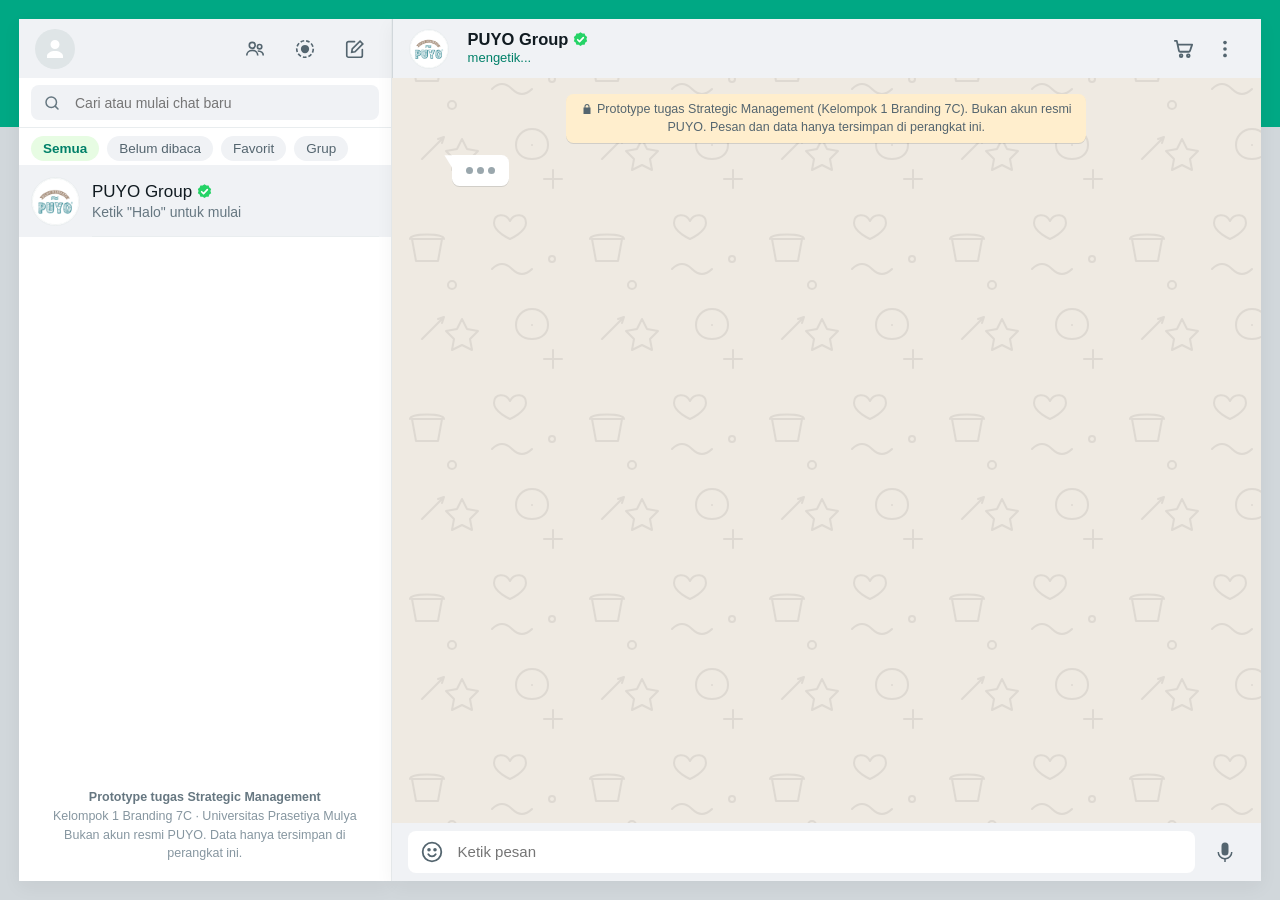
<file: chat.html>
<!doctype html>
<html lang="id">
<head>
<meta charset="utf-8">
<meta name="viewport" content="width=device-width, initial-scale=1, viewport-fit=cover, interactive-widget=resizes-content">
<meta name="robots" content="noindex, nofollow">
<meta name="apple-mobile-web-app-capable" content="yes">
<meta name="mobile-web-app-capable" content="yes">
<meta name="apple-mobile-web-app-title" content="PUYO Group">
<meta name="theme-color" content="#ffffff">
<meta name="description" content="Prototype chatbot WhatsApp PUYO Member untuk tugas Strategic Management. Bukan akun resmi PUYO.">
<link rel="apple-touch-icon" href="img/wa-avatar.png">
<link rel="icon" type="image/png" href="img/wa-avatar.png">
<title>PUYO Group</title>
<link rel="stylesheet" href="chat.css?v=9">
</head>
<body>
<div id="shell">
  <!-- sidebar: hanya tampil di laptop (seperti WhatsApp Web) -->
  <div id="side">
    <div class="side-h">
      <div class="me-av" id="meAv"><svg width="24" height="24" viewBox="0 0 24 24" fill="#fff"><path d="M12 12a4.5 4.5 0 1 0 0-9 4.5 4.5 0 0 0 0 9zm0 2c-4.2 0-8 2.1-8 5v2h16v-2c0-2.9-3.8-5-8-5z"/></svg></div>
      <div class="side-icons">
        <button aria-label="Komunitas" data-toast="Fitur ini tidak tersedia di prototype"><svg width="22" height="22" viewBox="0 0 24 24" fill="none" stroke="currentColor" stroke-width="1.8"><circle cx="9" cy="8" r="3.2"/><circle cx="17" cy="9.5" r="2.4"/><path d="M3 19c0-3.3 2.7-5.5 6-5.5s6 2.2 6 5.5M15 14.2c3 .1 6 1.6 6 4.8"/></svg></button>
        <button aria-label="Status" data-toast="Fitur ini tidak tersedia di prototype"><svg width="22" height="22" viewBox="0 0 24 24" fill="none" stroke="currentColor" stroke-width="1.8"><circle cx="12" cy="12" r="9" stroke-dasharray="4 2.2"/><circle cx="12" cy="12" r="4.5" fill="currentColor" stroke="none"/></svg></button>
        <button aria-label="Chat baru" data-toast="Fitur ini tidak tersedia di prototype"><svg width="22" height="22" viewBox="0 0 24 24" fill="none" stroke="currentColor" stroke-width="1.8" stroke-linecap="round"><path d="M20 12.5V19a2 2 0 0 1-2 2H5a2 2 0 0 1-2-2V6a2 2 0 0 1 2-2h6.5"/><path d="M17.5 3.5l3 3L12 15l-3.6.6.6-3.6z"/></svg></button>
      </div>
    </div>
    <div class="side-search"><div><svg width="18" height="18" viewBox="0 0 24 24" fill="none" stroke="currentColor" stroke-width="2" stroke-linecap="round"><circle cx="11" cy="11" r="7"/><path d="M20 20l-3.5-3.5"/></svg><input placeholder="Cari atau mulai chat baru" aria-label="Cari"></div></div>
    <div class="side-tabs"><span class="on">Semua</span><span>Belum dibaca</span><span>Favorit</span><span>Grup</span></div>
    <div class="chatitem" id="chatItem">
      <img src="img/wa-avatar.png" alt="">
      <div class="ci">
        <div class="ci1"><div class="nm">PUYO Group <span class="vbadge"></span></div><div class="tm" id="ciTime"></div></div>
        <div class="pv" id="ciPrev">Ketik "Halo" untuk mulai</div>
      </div>
    </div>
    <div class="side-foot"><b>Prototype tugas Strategic Management</b><br>Kelompok 1 Branding 7C · Universitas Prasetiya Mulya<br>Bukan akun resmi PUYO. Data hanya tersimpan di perangkat ini.</div>
  </div>

  <!-- ruang chat -->
  <div id="chat">
    <header class="ch">
      <button class="back" id="back" aria-label="Kembali"><svg width="24" height="24" viewBox="0 0 24 24" fill="none" stroke="currentColor" stroke-width="2.2" stroke-linecap="round" stroke-linejoin="round"><path d="M15 5l-7 7 7 7"/></svg></button>
      <img class="av" id="hAv" src="img/wa-avatar.png" alt="PUYO Group">
      <div class="who" id="who">
        <div class="nm">PUYO Group <span class="vbadge"></span></div>
        <div class="sub" id="sub">Akun bisnis</div>
      </div>
      <div class="icons">
        <button aria-label="Keranjang" id="cartBtn" class="cartbtn"><svg width="23" height="23" viewBox="0 0 24 24" fill="none" stroke="currentColor" stroke-width="1.9" stroke-linecap="round" stroke-linejoin="round"><path d="M3 4h2l2.2 10.2a1.5 1.5 0 0 0 1.5 1.2h8.6a1.5 1.5 0 0 0 1.5-1.1L21 8H6.2"/><circle cx="9.5" cy="19.5" r="1.4"/><circle cx="17" cy="19.5" r="1.4"/></svg><span id="cartBadge" class="cbadge" hidden>0</span></button>
        
        <button aria-label="Menu" id="dots"><svg width="22" height="22" viewBox="0 0 24 24" fill="currentColor"><circle cx="12" cy="5" r="2"/><circle cx="12" cy="12" r="2"/><circle cx="12" cy="19" r="2"/></svg></button>
      </div>
    </header>

    <main id="msgs" aria-live="polite"><div id="feed"></div></main>
    <button class="scrolldown hide" id="sdown" aria-label="Ke pesan terbaru"><svg width="22" height="22" viewBox="0 0 24 24" fill="none" stroke="currentColor" stroke-width="2.2" stroke-linecap="round"><path d="M6 9l6 6 6-6"/></svg><span class="cnt" hidden></span></button>

    <footer class="foot">
      <div class="field">
        <button id="emo" aria-label="Emoji"><svg width="24" height="24" viewBox="0 0 24 24" fill="none" stroke="currentColor" stroke-width="1.8" stroke-linecap="round"><circle cx="12" cy="12" r="9.3"/><path d="M8.3 14.2c.9 1.4 2.2 2.1 3.7 2.1s2.8-.7 3.7-2.1"/><circle cx="9" cy="9.8" r=".9" fill="currentColor"/><circle cx="15" cy="9.8" r=".9" fill="currentColor"/></svg></button>
        <textarea id="inp" rows="1" placeholder="Ketik pesan" enterkeyhint="send" autocapitalize="sentences" aria-label="Ketik pesan"></textarea>
      </div>
      <button id="send" aria-label="Kirim">
        <svg id="icMic" class="ic-on" viewBox="0 0 24 24" fill="currentColor"><path d="M12 15.5a3.5 3.5 0 0 0 3.5-3.5V6a3.5 3.5 0 0 0-7 0v6a3.5 3.5 0 0 0 3.5 3.5zm6-3.5a6 6 0 0 1-12 0H4.5a7.5 7.5 0 0 0 6.75 7.46V22h1.5v-2.54A7.5 7.5 0 0 0 19.5 12z"/></svg>
        <svg id="icSend" class="ic-off" viewBox="0 0 24 24" fill="currentColor"><path d="M3.4 20.4l17.45-7.48a1 1 0 0 0 0-1.84L3.4 3.6a.99.99 0 0 0-1.38.91L2 9.12c0 .5.37.93.87.99L17 12 2.87 13.88c-.5.07-.87.5-.87 1l.02 4.61c0 .71.73 1.2 1.38.91z"/></svg>
      </button>
    </footer>
  </div>
</div>
<canvas id="confetti"></canvas>
<script src="outlets.js?v=5"></script>
<script src="chat.js?v=9"></script>
</body>
</html>
</file>
<file: chat.css>
/* PUYO Group – prototype chatbot WhatsApp (tugas Strategic Management) */
:root{
  --wa-green:#00a884; --wa-green-d:#008069; --wa-teal:#008069;
  --bg-chat:#efeae2; --in:#ffffff; --out:#d9fdd3; --ink:#111b21; --mut:#667781; --mut2:#8696a0;
  --line:#e9edef; --panel:#f0f2f5; --blue:#027eb5; --tick:#53bdeb; --verified:#25d366;
  --gold:#e8a33d; --puyo:#4f9aa6; --puyo-d:#2c6b7c; --red:#ea0038;
  --shadow:0 1px .5px rgba(11,20,26,.13);
  --sheet-radius:18px;
}
*{box-sizing:border-box;-webkit-tap-highlight-color:transparent}
html,body{margin:0;height:100%}
body{font-family:"Segoe UI","Helvetica Neue",Helvetica,"Lucida Grande",Arial,Ubuntu,Cantarell,"Fira Sans",sans-serif,"Apple Color Emoji","Segoe UI Emoji";
  background:#dcdcdc;color:var(--ink);overscroll-behavior:none;-webkit-font-smoothing:antialiased;font-size:14.2px}
button{font:inherit;color:inherit;border:0;background:none;padding:0;cursor:pointer}
input,textarea{font:inherit;color:inherit}
a{color:var(--blue);text-decoration:none}
svg{display:block}
[hidden]{display:none!important}

/* ---------- layout ---------- */
#shell{height:100vh;height:100dvh;display:flex;justify-content:center}
#side{display:none}
#chat{position:relative;flex:1;max-width:100%;height:100%;display:flex;flex-direction:column;background:var(--bg-chat) url("data:image/svg+xml,%3Csvg xmlns='http://www.w3.org/2000/svg' width='180' height='180' viewBox='0 0 180 180' fill='none' stroke='%23000' stroke-opacity='0.07' stroke-width='2' stroke-linecap='round' stroke-linejoin='round'%3E%3Cpath d='M20 40h30l-4 22H24z'/%3E%3Cpath d='M18 40c0-6 34-6 34 0'/%3E%3Cpath d='M118 22c4-8 16-8 16 2 0 9-16 16-16 16s-16-7-16-16c0-10 12-10 16-2z'/%3E%3Cpath d='M70 120l5 10 11 2-8 8 2 11-10-5-10 5 2-11-8-8 11-2z'/%3E%3Cpath d='M140 110c10 0 16 8 16 16s-6 14-16 14-16-6-16-14 6-16 16-16zM140 126h0'/%3E%3Cpath d='M30 140l20-20M46 120l6-2-2 6'/%3E%3Cpath d='M100 70q10-10 20 0t20 0'/%3E%3Ccircle cx='60' cy='86' r='4'/%3E%3Ccircle cx='160' cy='60' r='3'/%3E%3Cpath d='M152 160h18M161 151v18'/%3E%3C/svg%3E");overflow:hidden}
@media (min-width:900px){
  body{background:#d1d7db}
  body::before{content:"";position:fixed;inset:0 0 auto 0;height:127px;background:var(--wa-green);z-index:0}
  #shell{position:relative;z-index:1;padding:19px;max-width:1600px;margin:0 auto}
  #shell>div{box-shadow:0 6px 18px rgba(11,20,26,.05)}
  #side{display:flex;flex-direction:column;width:30%;min-width:320px;max-width:420px;background:#fff;border-right:1px solid var(--line)}
  #chat{border-radius:0}
}

/* sidebar (laptop) */
.side-h{height:59px;display:flex;align-items:center;justify-content:space-between;padding:0 16px;background:var(--panel)}
.me-av{width:40px;height:40px;border-radius:50%;background:#dfe5e7;display:grid;place-items:center;color:#fff;font-weight:600;font-size:16px;overflow:hidden}
.me-av.has{background:var(--puyo)}
.side-icons{display:flex;gap:10px;color:#54656f}
.side-icons button{width:40px;height:40px;border-radius:50%;display:grid;place-items:center}
.side-icons button:hover{background:#e3e6e8}
.side-search{padding:7px 12px;border-bottom:1px solid var(--line)}
.side-search div{display:flex;align-items:center;gap:12px;background:var(--panel);border-radius:8px;padding:0 12px;height:35px;color:var(--mut)}
.side-search input{border:0;outline:0;background:none;flex:1;font-size:14px}
.side-tabs{display:flex;gap:8px;padding:8px 12px 4px}
.side-tabs span{font-size:13.5px;padding:5px 12px;border-radius:16px;background:var(--panel);color:#54656f}
.side-tabs span.on{background:#e7fce3;color:#008069;font-weight:600}
.chatitem{display:flex;gap:12px;align-items:center;padding:0 12px;height:72px;background:#f0f2f5;cursor:pointer}
.chatitem img{width:49px;height:49px;border-radius:50%;border:1px solid var(--line);background:#fff}
.chatitem .ci{flex:1;min-width:0;border-bottom:1px solid var(--line);height:100%;display:flex;flex-direction:column;justify-content:center;gap:2px}
.chatitem .ci1{display:flex;justify-content:space-between;align-items:center}
.chatitem .nm{font-size:17px;display:flex;align-items:center;gap:4px}
.chatitem .tm{font-size:12px;color:var(--mut)}
.chatitem .pv{font-size:14px;color:var(--mut);white-space:nowrap;overflow:hidden;text-overflow:ellipsis}
.side-foot{margin-top:auto;padding:18px 24px;font-size:12.5px;color:var(--mut2);text-align:center;line-height:1.5}
.side-foot b{color:var(--mut)}

/* ---------- header ---------- */
.ch{flex:none;display:flex;align-items:center;gap:4px;background:#fff;padding:calc(8px + env(safe-area-inset-top,0px)) 6px 8px 4px;z-index:5;border-bottom:1px solid var(--line)}
@media (min-width:900px){.ch{background:var(--panel);height:59px;padding:0 16px;gap:13px;border-bottom:0;border-left:1px solid #d1d7db}}
.ch .back{width:34px;height:40px;display:grid;place-items:center;color:var(--ink)}
@media (min-width:900px){.ch .back{display:none}}
.ch .av{width:40px;height:40px;border-radius:50%;flex:none;border:1px solid var(--line);background:#fff;cursor:pointer}
.ch .who{flex:1;min-width:0;padding-left:6px;cursor:pointer}
.ch .nm{display:flex;align-items:center;gap:4px;font-weight:600;font-size:16.5px;line-height:1.2}
.ch .sub{font-size:13px;color:var(--mut);line-height:1.3;height:17px;overflow:hidden;white-space:nowrap;text-overflow:ellipsis;transition:color .2s}
.ch .sub.typing{color:var(--wa-green-d)}
.ch .icons{display:flex;align-items:center;gap:2px;color:#54656f}
.ch .icons button{width:40px;height:40px;border-radius:50%;display:grid;place-items:center}
.ch .icons button:hover{background:rgba(0,0,0,.05)}

/* ---------- messages ---------- */
#msgs{position:relative;flex:1;overflow-y:auto;overflow-x:hidden;-webkit-overflow-scrolling:touch;padding:8px 4% 8px;scroll-behavior:auto}
#feed{position:relative;z-index:1;max-width:920px;margin:0 auto}
@media (min-width:900px){#msgs{padding:10px 7% 10px}}

.chip{position:sticky;top:6px;z-index:3;width:max-content;margin:10px auto 8px;background:#fff;color:#54656f;font-size:12.5px;padding:5px 12px 6px;border-radius:7.5px;box-shadow:var(--shadow);text-transform:uppercase;letter-spacing:.02em}
.notice{max-width:520px;margin:6px auto 12px;background:#ffeecd;color:#54656f;font-size:12.5px;line-height:1.45;padding:6px 12px 7px;border-radius:7.5px;text-align:center;box-shadow:var(--shadow)}
.notice svg{display:inline-block;vertical-align:-2px;margin-right:4px}

.row{display:flex;margin:2px 0;position:relative}
.row.first{margin-top:10px}
.row.me{justify-content:flex-end}
.b{position:relative;max-width:min(78%,560px);background:var(--in);border-radius:7.5px;box-shadow:var(--shadow);padding:6px 7px 8px 9px;line-height:1.38;font-size:14.2px;word-wrap:break-word;overflow-wrap:anywhere}
@media (min-width:900px){.b{max-width:min(65%,560px)}}
.row.me .b{background:var(--out)}
.row.first .b{border-top-left-radius:0}
.row.me.first .b{border-top-left-radius:7.5px;border-top-right-radius:0}
.row.first .b::before{content:"";position:absolute;top:0;left:-8px;width:8px;height:13px;background:inherit;clip-path:polygon(0 0,100% 0,100% 100%);filter:drop-shadow(0 1px 0 rgba(0,0,0,.05))}
.row.me.first .b::before{left:auto;right:-8px;clip-path:polygon(0 0,100% 0,0 100%)}
.b .tx{white-space:pre-wrap}
.b .tx b{font-weight:600}
.b .meta{float:right;display:inline-flex;align-items:center;gap:3px;margin:6px 0 -4px 10px;font-size:11px;color:var(--mut);line-height:15px;position:relative;top:4px}
.b .meta .tk{color:var(--mut2);transition:color .3s}
.b .meta .tk.read{color:var(--tick)}
.b.wide{width:min(78%,360px)}
.b.media{padding:3px 3px 6px}
.b.media .cap{padding:4px 6px 0}

.anim{animation:pop .28s cubic-bezier(.2,.9,.3,1.2) both}
.row.me .anim{transform-origin:100% 100%}
.row:not(.me) .anim{transform-origin:0 100%}
@keyframes pop{from{opacity:0;transform:translateY(8px) scale(.96)}to{opacity:1;transform:none}}

/* typing */
.typing .b{padding:12px 14px 12px}
.dotsw{display:flex;gap:4px}
.dotsw i{width:7px;height:7px;border-radius:50%;background:#9aa7ad;animation:bounce 1.2s infinite ease-in-out}
.dotsw i:nth-child(2){animation-delay:.15s}.dotsw i:nth-child(3){animation-delay:.3s}
@keyframes bounce{0%,60%,100%{transform:translateY(0);opacity:.55}30%{transform:translateY(-5px);opacity:1}}

/* interactive buttons under a bubble (WA business) */
.btns{margin:6px -7px -8px -9px;border-top:1px solid #e9edef}
.btns button{display:flex;align-items:center;justify-content:center;gap:7px;width:100%;padding:10px 8px;color:var(--blue);font-size:14.5px;border-top:1px solid #e9edef;transition:background .15s}
.btns button:first-child{border-top:0}
.btns button:hover{background:#f5f6f6}
.btns button:active{background:#eceff1}
.btns button svg{flex:none}
.row.me .btns{display:none}

/* quick reply chips (below last bot message) */
.qr{display:flex;flex-wrap:wrap;gap:6px;margin:6px 0 2px;max-width:560px}
.qr button{background:#fff;border-radius:18px;padding:7px 13px;font-size:13.5px;color:var(--wa-green-d);box-shadow:var(--shadow);border:1px solid #d7ecdf;transition:transform .12s,background .15s;animation:pop .3s both}
.qr button:hover{background:#f2fbf6}
.qr button:active{transform:scale(.96)}

/* product carousel */
.car{display:flex;gap:8px;overflow-x:auto;padding:4px 2px 6px;scroll-snap-type:x mandatory;margin:4px -4px 0}
.car::-webkit-scrollbar{height:6px}.car::-webkit-scrollbar-thumb{background:#cfd6d9;border-radius:3px}
.pc{flex:none;width:150px;background:#fff;border-radius:10px;box-shadow:var(--shadow);scroll-snap-align:start;overflow:hidden;cursor:pointer;transition:transform .15s}
.pc:hover{transform:translateY(-2px)}
.pc .im{height:116px;display:grid;place-items:center;background:linear-gradient(180deg,#f6f8f8,#eef2f2)}
.pc .im img{width:110px;height:110px;object-fit:contain}
.pc .pt{padding:7px 9px 0;font-weight:600;font-size:13px;line-height:1.25;min-height:34px}
.pc .pp{padding:2px 9px 9px;font-size:12.5px;color:var(--mut)}
.pc .tag{position:absolute;margin:6px;background:var(--gold);color:#fff;font-size:10.5px;font-weight:700;padding:2px 7px;border-radius:9px}
.pc{position:relative}
.secttl{font-weight:600;font-size:13px;color:var(--puyo-d);margin:8px 2px 2px}

/* product detail inside bubble */
.pd-img{border-radius:6px;background:linear-gradient(180deg,#f6f8f8,#eaf0f0);display:grid;place-items:center;height:210px;cursor:zoom-in}
.pd-img img{max-height:200px;max-width:100%}

/* cards */
.card{border-radius:12px;overflow:hidden;margin:2px 0 4px}
.mcard{background:linear-gradient(135deg,#5aa8b3 0%,#2c6b7c 60%,#1f4f5c 100%);color:#fff;padding:14px 14px 12px;position:relative;overflow:hidden}
.mcard::after{content:"";position:absolute;right:-30px;top:-30px;width:130px;height:130px;border-radius:50%;background:rgba(255,255,255,.08)}
.mcard .mt{display:flex;justify-content:space-between;align-items:flex-start;gap:8px}
.mcard .lg{height:30px;filter:brightness(0) invert(1);opacity:.95}
.mcard .k{font-size:10.5px;letter-spacing:.14em;opacity:.8;text-transform:uppercase}
.mcard .nm{font-size:18px;font-weight:700;margin-top:10px}
.mcard .id{font-size:12px;opacity:.85;letter-spacing:.06em}
.slots{display:flex;gap:7px;margin-top:12px}
.slot{flex:1;aspect-ratio:1;max-width:46px;border-radius:50%;border:2px dashed rgba(255,255,255,.55);display:grid;place-items:center;position:relative}
.slot.on{border:2px solid #fff;background:#fff}
.slot.on img{width:78%;height:78%;object-fit:contain}
.slot.gift{border-style:solid;border-color:#ffd58a;background:rgba(255,213,138,.18)}
.slot.gift svg{width:58%;height:58%}
.slot.new{animation:stampin .7s cubic-bezier(.2,1.4,.35,1) both}
@keyframes stampin{0%{transform:scale(2.4) rotate(-25deg);opacity:0}60%{transform:scale(.88) rotate(6deg);opacity:1}100%{transform:none}}
.mcard .ms{font-size:12px;margin-top:9px;opacity:.92}

.vch{display:flex;background:#fff7e8;border:1px solid #f3d9a6;border-radius:12px;overflow:hidden;cursor:pointer;position:relative}
.vch .vl{width:74px;flex:none;background:linear-gradient(160deg,#f2b552,#e08a2e);color:#fff;display:grid;place-items:center;font-weight:800;font-size:19px;text-align:center;line-height:1.05;position:relative}
.vch .vl small{display:block;font-size:10px;font-weight:600;opacity:.9}
.vch .vl::after{content:"";position:absolute;right:-6px;top:0;bottom:0;width:12px;background:radial-gradient(circle at 6px 8px,#fff7e8 4px,transparent 4.5px) 0 0/12px 16px repeat-y}
.vch .vr{padding:9px 11px;flex:1;min-width:0}
.vch .vt{font-weight:700;font-size:14px}
.vch .vd{font-size:12.3px;color:#6b5a3e;margin-top:2px;line-height:1.35}
.vch .vc{margin-top:6px;font-family:ui-monospace,Menlo,Consolas,monospace;font-size:12.5px;background:#fff;border:1px dashed #e0b866;border-radius:6px;padding:3px 7px;display:inline-block;letter-spacing:.05em}
.vch.used{filter:grayscale(1);opacity:.6}
.vch.bday .vl{background:linear-gradient(160deg,#ff8fb1,#e0457b)}
.vch.free .vl{background:linear-gradient(160deg,#5fc2a8,#1c8f72)}
.vch::before{content:"";position:absolute;inset:0;background:linear-gradient(110deg,transparent 30%,rgba(255,255,255,.55) 45%,transparent 60%);transform:translateX(-120%);animation:shine 2.6s 0.4s ease-in-out}
@keyframes shine{to{transform:translateX(120%)}}

.rcpt{background:#fff;border-radius:10px;border:1px solid #e3e8ea;padding:10px 12px;font-size:13px}
.rcpt .rh{display:flex;justify-content:space-between;gap:8px;font-weight:600}
.rcpt .rl{display:flex;justify-content:space-between;gap:8px;color:#3b4a51;margin-top:3px}
.rcpt hr{border:0;border-top:1px dashed #cfd6d9;margin:7px 0}
.rcpt .tot{font-weight:700;color:var(--ink)}
.rcpt .disc{color:#1c8f72}

.olist .ol{display:flex;gap:10px;padding:8px 2px;border-top:1px solid #eef1f2;align-items:flex-start}
.olist .ol:first-child{border-top:0}
.olist .pin{width:30px;height:30px;border-radius:50%;background:#e7f3f5;color:var(--puyo-d);display:grid;place-items:center;flex:none;margin-top:1px}
.olist .on{font-weight:600;font-size:13.5px}
.olist .of{font-size:12.3px;color:var(--mut)}
.olist a{font-size:12.5px;font-weight:600}

.hcard{border:1px solid #ece4d7;border-radius:12px;overflow:hidden;margin:6px 0;background:#fffdf9}
.hcard .hg{display:grid;grid-template-columns:repeat(3,1fr);gap:2px;background:linear-gradient(135deg,#fbe6d6,#f6d7e2);padding:8px;position:relative}
.hcard .hg.four{grid-template-columns:repeat(4,1fr)}
.hcard .hg img{width:100%;aspect-ratio:1;object-fit:contain}
.hcard .hg::after{content:"";position:absolute;left:0;right:0;top:50%;height:10px;margin-top:-5px;background:rgba(214,64,96,.65)}
.hcard .hg::before{content:"";position:absolute;top:0;bottom:0;left:50%;width:10px;margin-left:-5px;background:rgba(214,64,96,.65);z-index:1}
.hcard .hb{padding:8px 10px 10px}
.hcard .hn{display:flex;justify-content:space-between;gap:8px;font-weight:700}
.hcard .hp{color:var(--puyo-d);white-space:nowrap}
.hcard .hd{font-size:12.5px;color:#4f5d63;margin-top:3px;line-height:1.4}

.list-btn{display:flex;align-items:center;justify-content:center;gap:7px;width:100%;padding:10px;color:var(--blue);border-top:1px solid #e9edef;margin:6px -7px -8px -9px;width:calc(100% + 16px);font-size:14.5px}
.list-btn:hover{background:#f5f6f6}

.locmsg{border-radius:6px;overflow:hidden;width:240px;max-width:100%}
.locmsg .map{height:120px;background:
  linear-gradient(90deg,transparent 49%,#fff 49%,#fff 51%,transparent 51%) 0 0/60px 60px,
  linear-gradient(0deg,transparent 49%,#fff 49%,#fff 51%,transparent 51%) 0 0/60px 60px,
  linear-gradient(135deg,#d8ead3,#cfe3e9);display:grid;place-items:center}
.locmsg .map svg{filter:drop-shadow(0 2px 2px rgba(0,0,0,.25));animation:drop .5s cubic-bezier(.2,1.5,.4,1) both}
@keyframes drop{from{transform:translateY(-20px);opacity:0}}
.locmsg .lc{padding:6px 4px 0;font-size:13px}

/* ---------- footer / composer ---------- */
.foot{flex:none;display:flex;align-items:flex-end;gap:6px;padding:6px 6px calc(6px + env(safe-area-inset-bottom,0px));background:transparent;z-index:4}
@media (min-width:900px){.foot{background:var(--panel);padding:8px 16px;gap:10px;align-items:center}}
.field{flex:1;display:flex;align-items:flex-end;gap:2px;background:#fff;border-radius:24px;min-height:46px;padding:0 4px;box-shadow:var(--shadow)}
@media (min-width:900px){.field{border-radius:8px;min-height:42px;box-shadow:none;align-items:center}}
.field button{width:40px;height:46px;display:grid;place-items:center;color:#54656f;flex:none}
@media (min-width:900px){.field button{height:42px}}
.field textarea{flex:1;border:0;outline:0;resize:none;background:none;padding:12px 2px;line-height:22px;max-height:120px;font-size:15.5px;min-width:0}
@media (min-width:900px){.field textarea{font-size:15px;padding:10px 4px}}
#send{width:48px;height:48px;border-radius:50%;background:var(--wa-green);color:#fff;display:grid;place-items:center;flex:none;box-shadow:var(--shadow);transition:transform .15s}
#send:active{transform:scale(.92)}
@media (min-width:900px){#send{background:none;color:#54656f;box-shadow:none;width:40px;height:40px}#send.has{color:var(--wa-green-d)}}
#send svg{width:24px;height:24px}

.emojis{position:absolute;left:8px;right:8px;bottom:62px;max-width:420px;background:#fff;border-radius:14px;box-shadow:0 8px 30px rgba(0,0,0,.18);padding:10px;display:grid;grid-template-columns:repeat(8,1fr);gap:4px;z-index:20;animation:pop .2s both}
.emojis button{font-size:24px;height:42px;border-radius:8px}
.emojis button:hover{background:#f0f2f5}

.scrolldown{position:absolute;right:14px;bottom:70px;width:42px;height:42px;border-radius:50%;background:#fff;box-shadow:0 2px 6px rgba(0,0,0,.2);display:grid;place-items:center;color:#54656f;z-index:6;transition:opacity .2s,transform .2s}
.scrolldown.hide{opacity:0;transform:scale(.6);pointer-events:none}
.scrolldown .cnt{position:absolute;top:-6px;right:-4px;background:var(--wa-green);color:#fff;font-size:11px;font-weight:700;border-radius:10px;padding:1px 6px}

/* ---------- dropdown menu ---------- */
.dd{position:absolute;right:10px;top:54px;background:#fff;border-radius:10px;box-shadow:0 6px 24px rgba(11,20,26,.2);padding:8px 0;min-width:240px;z-index:30;transform-origin:100% 0;animation:ddin .16s ease-out both}
@keyframes ddin{from{opacity:0;transform:scale(.85)}}
.dd button{display:flex;gap:12px;align-items:center;width:100%;text-align:left;padding:11px 20px;font-size:14.5px;color:#3b4a54}
.dd button:hover{background:#f5f6f6}
.dd hr{border:0;border-top:1px solid var(--line);margin:6px 0}
.dd .danger{color:var(--red)}

/* ---------- sheet / modal ---------- */
.ov{position:fixed;inset:0;background:rgba(11,20,26,.45);z-index:50;display:flex;align-items:flex-end;justify-content:center;animation:fade .2s both}
.ov.out{animation:fadeout .2s both}
@keyframes fade{from{opacity:0}}@keyframes fadeout{to{opacity:0}}
.sheet{width:100%;max-width:560px;max-height:92vh;max-height:92dvh;background:#fff;border-radius:var(--sheet-radius) var(--sheet-radius) 0 0;display:flex;flex-direction:column;animation:up .32s cubic-bezier(.2,.9,.3,1) both;padding-bottom:env(safe-area-inset-bottom,0px)}
.ov.out .sheet{animation:down .22s ease-in both}
@keyframes up{from{transform:translateY(100%)}}@keyframes down{to{transform:translateY(100%)}}
@media (min-width:700px){.ov{align-items:center}.sheet{border-radius:16px;max-height:86vh}@keyframes up{from{transform:translateY(30px) scale(.97);opacity:0}}@keyframes down{to{transform:translateY(20px);opacity:0}}}
.sh-h{display:flex;align-items:center;gap:8px;padding:14px 16px 10px;border-bottom:1px solid var(--line);flex:none}
.sh-h h3{margin:0;font-size:17px;font-weight:600;flex:1}
.sh-h .x{width:34px;height:34px;border-radius:50%;display:grid;place-items:center;color:#54656f}
.sh-h .x:hover{background:#f0f2f5}
.grab{width:38px;height:4px;border-radius:2px;background:#d1d7db;margin:8px auto 0;flex:none}
@media (min-width:700px){.grab{display:none}}
.sh-b{overflow-y:auto;padding:12px 16px 16px;flex:1}
.sh-f{padding:10px 16px 14px;border-top:1px solid var(--line);flex:none}
.pbtn{width:100%;background:var(--wa-green);color:#fff;font-weight:600;font-size:15px;padding:13px;border-radius:24px;transition:filter .15s,transform .1s}
.pbtn:hover{filter:brightness(1.05)}.pbtn:active{transform:scale(.98)}
.pbtn:disabled{background:#c6d0d4;cursor:not-allowed}
.gbtn{width:100%;color:var(--wa-green-d);font-weight:600;font-size:14.5px;padding:11px;border-radius:24px;border:1px solid #cfe9dd;margin-top:8px}

/* list message options */
.lsec{font-size:13px;color:var(--wa-green-d);font-weight:600;margin:12px 0 2px}
.lsec:first-child{margin-top:0}
.lopt{display:flex;align-items:center;gap:12px;width:100%;text-align:left;padding:11px 2px;border-bottom:1px solid #f0f2f5}
.lopt .lic{width:38px;height:38px;border-radius:50%;background:#e7f3f5;display:grid;place-items:center;font-size:19px;flex:none}
.lopt .lt{font-size:15px}
.lopt .ld{font-size:12.5px;color:var(--mut)}
.lopt:hover{background:#fafbfb}

/* stamp modal */
.big .mcard{border-radius:16px;padding:18px 18px 16px}
.big .slots{gap:10px}
.big .slot{max-width:none;cursor:pointer}
.big .slot .sd{position:absolute;bottom:-17px;font-size:10px;color:#e6f3f5;white-space:nowrap}
.big .slots{margin-bottom:18px}
.txl{margin-top:14px}
.txl h4{margin:0 0 6px;font-size:14px}
.trx{border:1px solid #e9edef;border-radius:10px;margin-bottom:8px;overflow:hidden;transition:box-shadow .2s}
.trx.hl{box-shadow:0 0 0 2px var(--puyo)}
.trx .th{display:flex;gap:10px;align-items:center;padding:10px 12px;cursor:pointer}
.trx .tn{width:30px;height:30px;border-radius:50%;background:var(--puyo-d);color:#fff;display:grid;place-items:center;font-weight:700;font-size:13px;flex:none}
.trx .tn.gray{background:#b7c2c6}
.trx .ti{flex:1;min-width:0}
.trx .t1{font-weight:600;font-size:13.5px}
.trx .t2{font-size:12px;color:var(--mut)}
.trx .ta{font-weight:600;font-size:13px;white-space:nowrap}
.trx .td{padding:0 12px 10px 52px;font-size:12.5px;color:#3b4a51;display:none}
.trx.open .td{display:block;animation:pop .2s both}
.empty{color:var(--mut);font-size:13px;text-align:center;padding:16px 6px}
.vlist{display:grid;gap:8px;margin-top:6px}

/* kasir */
.steps{display:flex;gap:6px;margin-bottom:12px}
.steps span{flex:1;height:4px;border-radius:2px;background:#e3e8ea;transition:background .3s}
.steps span.on{background:var(--wa-green)}
.srch{display:flex;align-items:center;gap:8px;background:var(--panel);border-radius:10px;padding:0 12px;height:40px;margin-bottom:8px}
.srch input{border:0;outline:0;background:none;flex:1;font-size:14.5px;min-width:0}
.cities{display:flex;gap:6px;overflow-x:auto;padding-bottom:6px;margin-bottom:4px}
.cities button{flex:none;font-size:12.5px;padding:5px 11px;border-radius:14px;background:var(--panel);color:#3b4a54}
.cities button.on{background:#d9fdd3;color:#0b6b52;font-weight:600}
.oo{display:flex;gap:10px;align-items:center;width:100%;text-align:left;padding:9px 6px;border-radius:8px}
.oo:hover{background:#f6f7f7}
.oo.on{background:#e7fce3}
.oo .rd{width:18px;height:18px;border-radius:50%;border:2px solid #9aa7ad;flex:none;display:grid;place-items:center}
.oo.on .rd{border-color:var(--wa-green)}
.oo.on .rd::after{content:"";width:9px;height:9px;border-radius:50%;background:var(--wa-green)}
.oo .on1{font-weight:600;font-size:13.5px}.oo .on2{font-size:12px;color:var(--mut)}
.pgrid{display:grid;grid-template-columns:repeat(auto-fill,minmax(150px,1fr));gap:8px}
.pi{border:1px solid #e9edef;border-radius:10px;padding:8px;display:flex;flex-direction:column;align-items:center;text-align:center;transition:border-color .2s,background .2s}
.pi.has{border-color:var(--wa-green);background:#f3fcf6}
.pi img{width:74px;height:74px;object-fit:contain}
.pi .n{font-size:12.5px;font-weight:600;line-height:1.25;min-height:31px;margin-top:2px}
.pi .p{font-size:12px;color:var(--mut)}
.qty{display:flex;align-items:center;gap:10px;margin-top:6px}
.qty button{width:28px;height:28px;border-radius:50%;background:var(--panel);font-size:18px;line-height:1;display:grid;place-items:center;font-weight:600;color:#3b4a54}
.qty button.plus{background:var(--wa-green);color:#fff}
.qty span{min-width:16px;font-weight:600}
.sumbox{background:#f7f8f8;border-radius:10px;padding:10px 12px;margin-top:10px;font-size:13.5px}
.sumbox .sl{display:flex;justify-content:space-between;margin:3px 0}
.sumbox .tot{font-weight:700;font-size:15px;border-top:1px solid #e3e8ea;padding-top:6px;margin-top:6px}
.ben{display:flex;gap:10px;align-items:flex-start;width:100%;text-align:left;padding:10px;border:1px solid #e9edef;border-radius:10px;margin-top:8px}
.ben.on{border-color:var(--wa-green);background:#f3fcf6}
.ben[disabled]{opacity:.5;cursor:not-allowed}
.ben .rd{width:18px;height:18px;border-radius:50%;border:2px solid #9aa7ad;flex:none;display:grid;place-items:center;margin-top:1px}
.ben.on .rd{border-color:var(--wa-green)}
.ben.on .rd::after{content:"";width:9px;height:9px;border-radius:50%;background:var(--wa-green)}
.ben .b1{font-weight:600;font-size:13.5px}.ben .b2{font-size:12px;color:var(--mut);margin-top:1px}

.datebox{display:flex;flex-direction:column;gap:10px}
.datebox input{width:100%;font-size:17px;padding:12px;border:1px solid #d1d7db;border-radius:10px;background:#fff}

/* image viewer */
.viewer{position:fixed;inset:0;background:rgba(11,20,26,.92);z-index:60;display:flex;flex-direction:column;animation:fade .2s both}
.viewer .vh{display:flex;align-items:center;gap:12px;padding:12px 14px;color:#fff}
.viewer .vh img{width:38px;height:38px;border-radius:50%;background:#fff}
.viewer .vb{flex:1;display:grid;place-items:center;padding:10px}
.viewer .vb img{max-width:min(90vw,520px);max-height:62vh;animation:zoomin .3s cubic-bezier(.2,.9,.3,1.1) both;background:radial-gradient(circle,#ffffff 0%,#e9eef0 70%);border-radius:16px}
@keyframes zoomin{from{transform:scale(.85);opacity:0}}
.viewer .vc{color:#e9edef;text-align:center;padding:0 20px 26px;font-size:14px;line-height:1.5}
.viewer .vc b{font-size:16px}

/* code viewer */
.codebig{text-align:center}
.codebig .cv{font-family:ui-monospace,Menlo,Consolas,monospace;font-size:24px;font-weight:700;letter-spacing:.12em;margin:10px 0 6px}
.codebig canvas{margin:8px auto 0;display:block;image-rendering:pixelated;border-radius:6px}

/* toast & confetti */
.toast{position:fixed;left:50%;bottom:90px;transform:translateX(-50%);background:#323739;color:#fff;font-size:13.5px;padding:10px 16px;border-radius:20px;z-index:80;animation:pop .25s both;max-width:86vw;text-align:center}
#confetti{position:fixed;inset:0;pointer-events:none;z-index:90}

/* about/contact info */
.info-top{text-align:center;padding:6px 0 10px}
.info-top img{width:110px;height:110px;border-radius:50%;border:1px solid var(--line)}
.info-top h2{margin:10px 0 2px;font-size:20px;font-weight:600;display:flex;justify-content:center;align-items:center;gap:6px}
.info-top p{margin:0;color:var(--mut)}
.irow{padding:10px 2px;border-top:1px solid #f0f2f5;font-size:14px;line-height:1.45}
.irow small{display:block;color:var(--mut);font-size:12.5px}

@media (prefers-reduced-motion:reduce){*{animation-duration:.01ms!important;animation-iteration-count:1!important;transition:none!important}}

.b.media .btns{margin:6px -3px -6px}
.b.media .list-btn{margin:6px -3px -6px;width:calc(100% + 6px)}
@media (max-width:899px){.field textarea{font-size:16px}}
.hcard{cursor:default}
.field{min-width:0}
.field textarea{width:0}
.btns button svg,.list-btn svg{width:17px;height:17px}
.chip{position:relative;top:auto}
.rcpt .rl span:last-child{white-space:nowrap;flex:none}
.rcpt .rl span:first-child{min-width:0}
.vch .vl{width:80px;padding:0 6px}
.vch .vl small{font-size:9.5px;letter-spacing:.02em;line-height:1.15;margin-top:2px}
.codebig .vch{text-align:left}

/* ===== pesan & ambil di gerai ===== */
.cartbtn{position:relative}
.cbadge{position:absolute;top:3px;right:1px;min-width:18px;height:18px;padding:0 5px;border-radius:9px;background:var(--wa-green);color:#fff;font-size:11px;font-weight:700;display:grid;place-items:center;line-height:1}
.cbadge.bump{animation:bump .35s cubic-bezier(.2,1.6,.4,1)}
@keyframes bump{0%{transform:scale(.4)}100%{transform:none}}
.sheet.tall{height:92vh;height:92dvh}
@media (min-width:700px){.sheet.tall{height:86vh;max-width:600px}}
.ctabs{display:flex;gap:6px;overflow-x:auto;position:sticky;top:-12px;background:#fff;padding:2px 0 10px;z-index:2;margin-top:-2px}
.ctabs button{flex:none;font-size:13.5px;padding:7px 13px;border-radius:18px;background:var(--panel);color:#3b4a54;font-weight:500}
.ctabs button.on{background:#d9fdd3;color:#0b6b52;font-weight:600}
.crow{display:flex;gap:12px;align-items:center;padding:10px 0;border-bottom:1px solid #f0f2f5;animation:pop .25s both}
.cimg{width:78px;height:78px;border-radius:10px;background:linear-gradient(180deg,#f6f8f8,#eaf0f0);display:grid;place-items:center;flex:none;overflow:hidden}
.cimg img{width:72px;height:72px;object-fit:contain}
.cimg.sm{width:56px;height:56px}.cimg.sm img{width:52px;height:52px}
.cimg.hm{grid-template-columns:1fr 1fr;padding:4px;gap:2px;background:linear-gradient(135deg,#fbe6d6,#f6d7e2)}
.cimg.hm img{width:100%;height:100%}
.cinfo{flex:1;min-width:0}
.cn{font-weight:600;font-size:14.5px}
.ctag{font-size:10.5px;background:var(--gold);color:#fff;border-radius:8px;padding:1px 6px;font-weight:700;vertical-align:1px}
.cd{font-size:12.3px;color:var(--mut);line-height:1.35;margin-top:2px;display:-webkit-box;-webkit-line-clamp:2;-webkit-box-orient:vertical;overflow:hidden}
.cp{font-size:13.5px;font-weight:600;margin-top:3px}
.cq{flex:none}
.cq .qty{margin:0}
.addb{background:#fff;border:1.5px solid var(--wa-green);color:var(--wa-green-d);font-weight:700;font-size:13px;padding:6px 14px;border-radius:16px;transition:background .15s,transform .1s}
.addb:active{transform:scale(.94)}
.addb:hover{background:#f2fbf6}
.cartbar{transition:background .2s}
.sttl{font-weight:600;margin-bottom:8px}
.nearb{display:flex;align-items:center;gap:6px;color:var(--wa-green-d);font-weight:600;font-size:13.5px;padding:4px 2px 10px}
.ocount{font-size:12.5px;color:var(--mut);margin:2px 2px 4px}
.osel{display:flex;gap:10px;align-items:flex-start;background:#f7f8f8;border-radius:10px;padding:10px 12px;margin-bottom:6px;font-size:13.5px;color:var(--puyo-d)}
.osel span{color:var(--mut);font-size:12.5px}
.osel b{color:var(--ink)}
.slotg{display:grid;grid-template-columns:repeat(auto-fill,minmax(130px,1fr));gap:6px;margin-top:10px}
.slotg button{border:1px solid #e3e8ea;border-radius:10px;padding:9px 6px;font-size:13px}
.slotg button.on{border-color:var(--wa-green);background:#f3fcf6;color:#0b6b52;font-weight:600}
.hint{font-size:12.5px;color:var(--mut);margin-top:10px;line-height:1.45}
.ben.pay{align-items:center}
.ben .pic{width:46px;height:30px;border-radius:6px;background:#f5f6f6;display:grid;place-items:center;font-size:18px;flex:none}
.qris{font-family:Arial,sans-serif;font-weight:900;font-size:12px;letter-spacing:.02em;color:#d1132a;background:#fff;border:1.5px solid #222;border-radius:3px;padding:1px 4px}
.qrisbox{text-align:center;padding:4px 0}
.qrisbox .qh{display:flex;justify-content:center;align-items:center;gap:8px;font-weight:600;margin-bottom:10px}
.qrisbox canvas{display:block;margin:0 auto;border:8px solid #fff;box-shadow:0 0 0 1px #e3e8ea;border-radius:8px}
.qamt{font-size:24px;font-weight:700;margin-top:10px}
.qid{font-size:12.5px;color:var(--mut)}
.qcd{font-size:13.5px;color:#b35c00;font-weight:600;margin-top:6px}
.qwarn{margin:12px auto 0;max-width:340px;font-size:11.5px;color:#7a2a2a;background:#fdecec;border-radius:8px;padding:6px 10px;font-weight:600}
.spin{display:inline-block;width:15px;height:15px;border:2px solid rgba(255,255,255,.5);border-top-color:#fff;border-radius:50%;animation:rot .8s linear infinite;vertical-align:-2px;margin-right:6px}
@keyframes rot{to{transform:rotate(360deg)}}
.paidok{padding:20px 0 6px;animation:pop .35s both}
.paidok svg{margin:0 auto;animation:stampin .6s cubic-bezier(.2,1.4,.35,1) both}
.ocard{background:#fff;border:1px solid #e3e8ea;border-radius:12px;overflow:hidden;font-size:13px;margin-bottom:6px}
.sh-b .ocard{margin-bottom:12px}
.ocard.flash{animation:flash .9s ease-out}
@keyframes flash{0%{box-shadow:0 0 0 3px rgba(37,211,102,.55)}100%{box-shadow:0 0 0 0 rgba(37,211,102,0)}}
.ocard .oh{display:flex;justify-content:space-between;align-items:center;gap:8px;padding:10px 12px 6px;font-weight:700;font-size:13.5px}
.opill{font-size:11.5px;font-weight:700;padding:3px 9px;border-radius:12px;white-space:nowrap}
.s-unpaid{background:#fff1d6;color:#9a5b00}.s-new{background:#e6f1fb;color:#1a5fa3}.s-preparing{background:#fff1d6;color:#9a5b00}
.s-ready{background:#d9fdd3;color:#0b6b52;animation:pulse 1.6s infinite}.s-done{background:#eef1f2;color:#54656f}.s-cancelled{background:#fdecec;color:#b42318}
@keyframes pulse{50%{box-shadow:0 0 0 4px rgba(37,211,102,.18)}}
.otl{display:flex;padding:4px 12px 10px;gap:0}
.otl div{flex:1;display:flex;flex-direction:column;align-items:center;gap:4px;position:relative;font-size:10.5px;color:#9aa7ad;text-align:center}
.otl div::before{content:"";position:absolute;top:6px;left:-50%;right:50%;height:2px;background:#e3e8ea;z-index:0}
.otl div:first-child::before{display:none}
.otl div.on::before{background:var(--wa-green)}
.otl i{width:14px;height:14px;border-radius:50%;background:#e3e8ea;position:relative;z-index:1;transition:background .3s}
.otl div.on i{background:var(--wa-green)}
.otl div.on{color:#0b6b52;font-weight:600}
.otl div.cur i{box-shadow:0 0 0 4px rgba(37,211,102,.25);animation:pulse 1.6s infinite}
.oo2{display:flex;gap:9px;align-items:flex-start;padding:8px 12px;border-top:1px solid #f0f2f5;color:var(--puyo-d)}
.oo2 b{color:var(--ink)}.oo2 span{color:var(--mut);font-size:12px}
.oit{padding:6px 12px 8px;border-top:1px solid #f0f2f5}
.oit div{display:flex;justify-content:space-between;gap:8px;margin:2px 0;color:#3b4a51}
.oit div span:last-child{white-space:nowrap}
.oit .disc{color:#1c8f72}.oit .tot{font-weight:700;color:var(--ink);border-top:1px dashed #d8dee1;padding-top:5px;margin-top:5px}
.ocode{margin:0 12px 10px;background:#f2fbf6;border:1px dashed #9fd9b8;border-radius:8px;padding:7px;text-align:center;color:#0b6b52}
.ocode b{font-size:20px;letter-spacing:.2em;margin-left:6px;font-family:ui-monospace,Menlo,Consolas,monospace}
.odone{margin:0 12px 10px;font-size:12.5px;color:var(--mut)}
.oact{margin:0}
.oact button.primary{color:#fff;background:var(--wa-green);font-weight:600}
.oact button.primary:hover{background:#06966f}
.oact button.danger{color:var(--red)}
.oact a{display:block}
.b.media .oact{margin:0}
.pc .padd{position:absolute;right:7px;top:86px;width:30px;height:30px;border-radius:50%;background:var(--wa-green);color:#fff;font-size:20px;font-weight:600;line-height:1;display:grid;place-items:center;box-shadow:0 2px 6px rgba(0,0,0,.2);transition:transform .15s}
.pc .padd:active,.pc .padd.ok{transform:scale(1.2)}
.hadd{margin-top:8px;width:100%;border:1.5px solid var(--wa-green);color:var(--wa-green-d);font-weight:600;border-radius:18px;padding:7px;font-size:13px;background:#fff}
.hadd.ok{background:#d9fdd3}
.olinks{display:flex;gap:14px;flex-wrap:wrap;margin-top:2px}

/* ===== profil bisnis (seperti WhatsApp) ===== */
.prof{position:absolute;inset:0;z-index:40;background:#f0f2f5;display:flex;flex-direction:column;animation:slin .28s cubic-bezier(.2,.9,.3,1) both}
.prof.out{animation:slout .24s ease-in both}
@keyframes slin{from{transform:translateX(100%)}}@keyframes slout{to{transform:translateX(100%)}}
.prof .ph{flex:none;display:flex;align-items:center;gap:14px;background:#fff;padding:calc(10px + env(safe-area-inset-top,0px)) 12px 10px;font-size:17px;font-weight:600;border-bottom:1px solid var(--line)}
@media (min-width:900px){.prof .ph{background:var(--panel);height:59px;padding:0 20px}}
.prof .pback{width:36px;height:36px;border-radius:50%;display:grid;place-items:center}
.prof .pback:hover{background:rgba(0,0,0,.05)}
.pbody{flex:1;overflow-y:auto;padding:0 0 30px}
.pcard{background:#fff;margin-bottom:9px;padding:14px 18px;box-shadow:0 1px 2px rgba(11,20,26,.06);animation:pop .3s both}
.ptop{text-align:center;padding:24px 18px 16px}
.pav{width:136px;height:136px;border-radius:50%;border:1px solid var(--line);cursor:zoom-in;background:#fff;animation:stampin .55s cubic-bezier(.2,1.3,.35,1) both}
.ptop h2{margin:12px 0 2px;font-size:22px;font-weight:600;display:flex;justify-content:center;align-items:center;gap:6px}
.pcat{color:var(--mut);font-size:14px}
.pacts{display:flex;justify-content:center;gap:10px;margin-top:16px;flex-wrap:wrap}
.pacts button,.pacts a{width:82px;padding:10px 4px;border:1px solid #e3e8ea;border-radius:12px;display:flex;flex-direction:column;align-items:center;gap:6px;color:var(--wa-green-d);font-size:13px;font-weight:500;background:#fff;transition:background .15s,transform .1s}
.pacts button:hover,.pacts a:hover{background:#f5f6f6}
.pacts button:active,.pacts a:active{transform:scale(.96)}
.pdesc{font-size:14.5px;line-height:1.5;margin-bottom:6px}
.pdesc i{color:var(--mut)}
.prow{display:flex;gap:14px;align-items:flex-start;padding:11px 0;border-top:1px solid #f0f2f5;color:var(--ink);font-size:14.5px;line-height:1.35;width:100%;text-align:left}
.prow small{display:block;color:var(--mut);font-size:12.5px;margin-top:2px}
.prow .pi{width:24px;text-align:center;font-size:17px;flex:none}
a.prow:hover,button.prow:hover{background:#fafbfb}
.plink{color:var(--blue)}
.po{color:#0b8a5f}.pc{color:var(--red)}
.pdanger{color:var(--red)}
.psec{display:flex;justify-content:space-between;align-items:center;font-size:14px;color:var(--mut);margin-bottom:10px}
.psec button{color:var(--wa-green-d);font-weight:600;font-size:13.5px}
.pcat-row{display:flex;gap:8px;overflow-x:auto;padding-bottom:4px}
.pci{flex:none;width:96px;display:flex;flex-direction:column;align-items:center;gap:2px;font-size:12px;text-align:center}
.pci img{width:96px;height:96px;object-fit:contain;border-radius:10px;background:linear-gradient(180deg,#f6f8f8,#eaf0f0)}
.pci span{line-height:1.2;margin-top:3px}
.pci b{font-size:12px;color:var(--mut);font-weight:500}
.pmem{display:flex;gap:12px;align-items:center;font-size:14px}
.pmem small{display:block;color:var(--mut);font-size:12.5px}
.pmav{width:42px;height:42px;border-radius:50%;background:var(--puyo);color:#fff;display:grid;place-items:center;font-weight:700;font-size:18px;flex:none}
.pfoot{color:var(--mut2);font-size:12px;text-align:center;padding:6px 26px;line-height:1.5}

@media (max-width:520px){.pacts{flex-wrap:nowrap;gap:8px}.pacts button,.pacts a{width:auto;flex:1;min-width:0;max-width:92px;font-size:12.5px}}

/* tombol kirim: mic saat kosong, pesawat kertas saat ada teks (seperti WhatsApp) */
#send{position:relative;overflow:hidden}
#send svg{position:absolute;left:50%;top:50%;margin:-12px 0 0 -12px;transition:transform .22s cubic-bezier(.3,1.4,.5,1),opacity .18s}
#send svg.ic-on{opacity:1;transform:none}
#send svg.ic-off{opacity:0;transform:scale(.3) rotate(-45deg);pointer-events:none}
#icSend{margin-left:-10px!important}
.field{padding-right:10px}
@media (min-width:900px){.field{padding-right:12px}}
</file>
